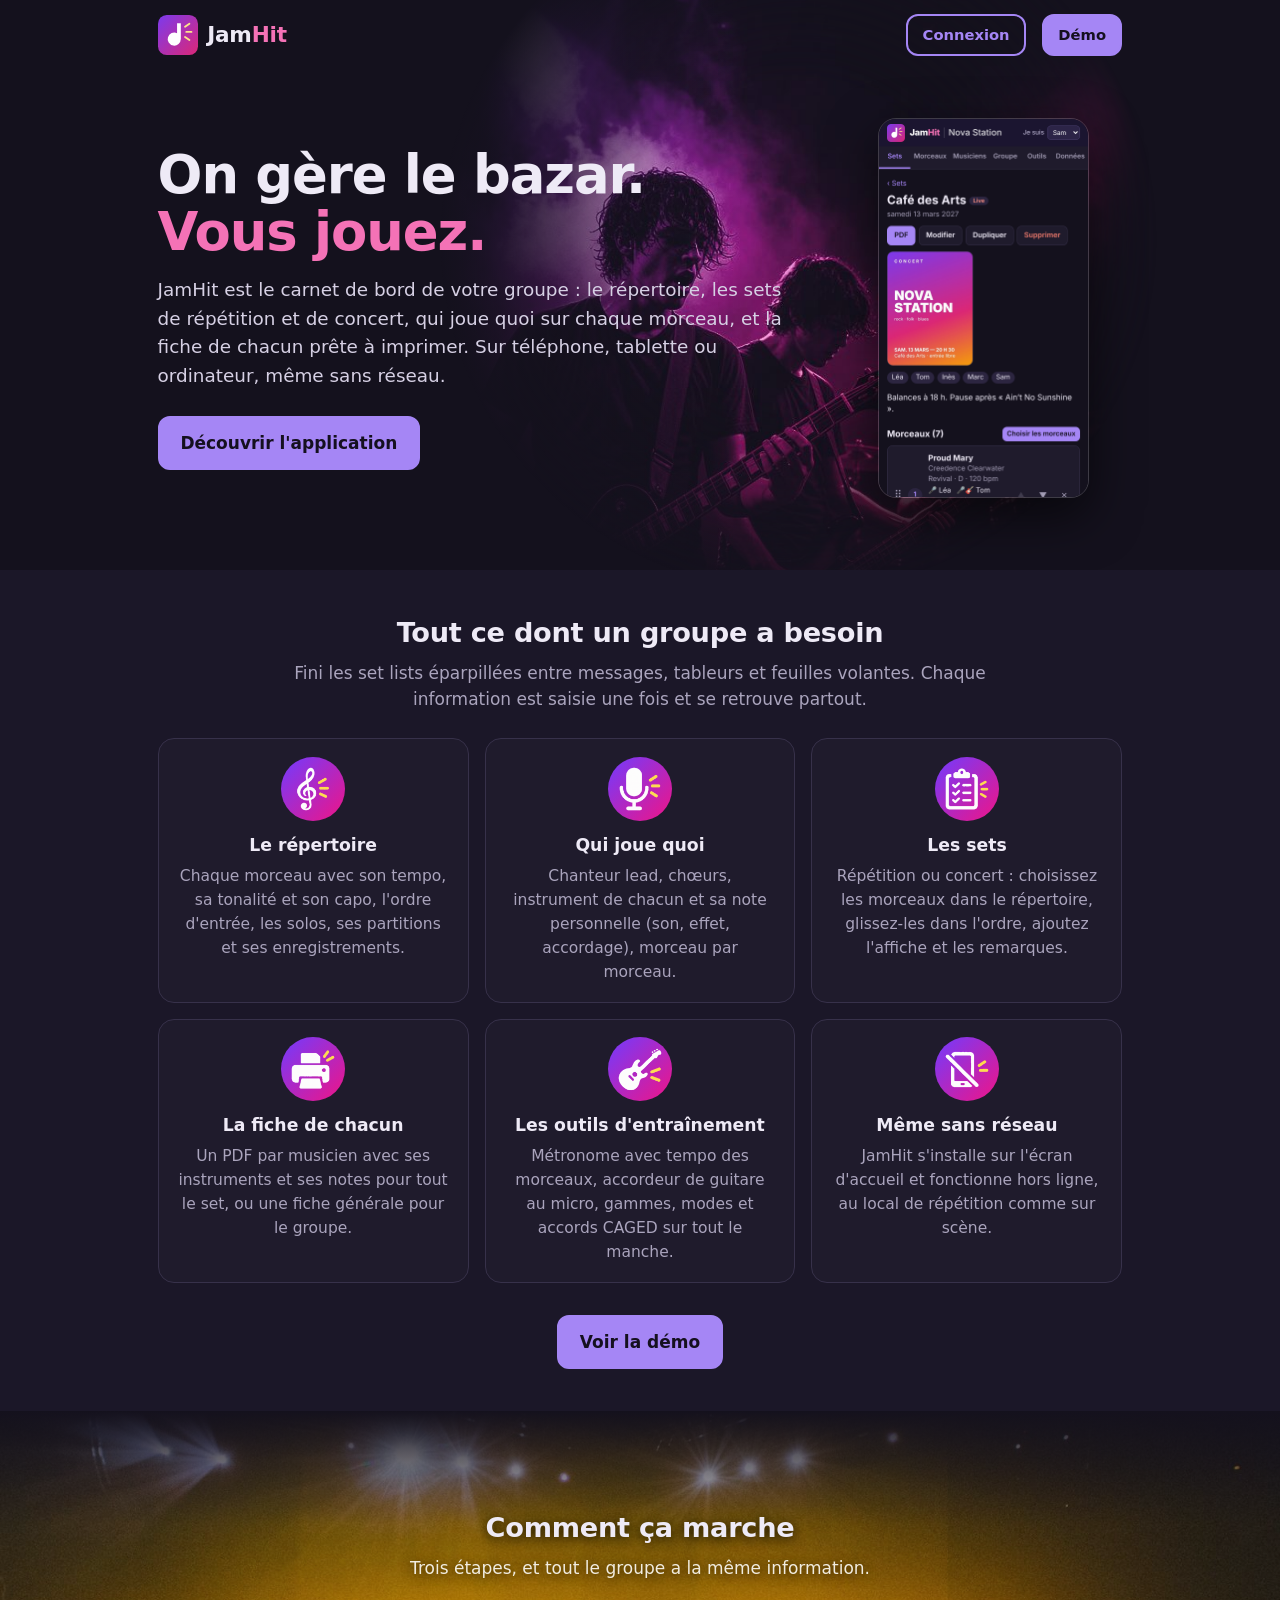
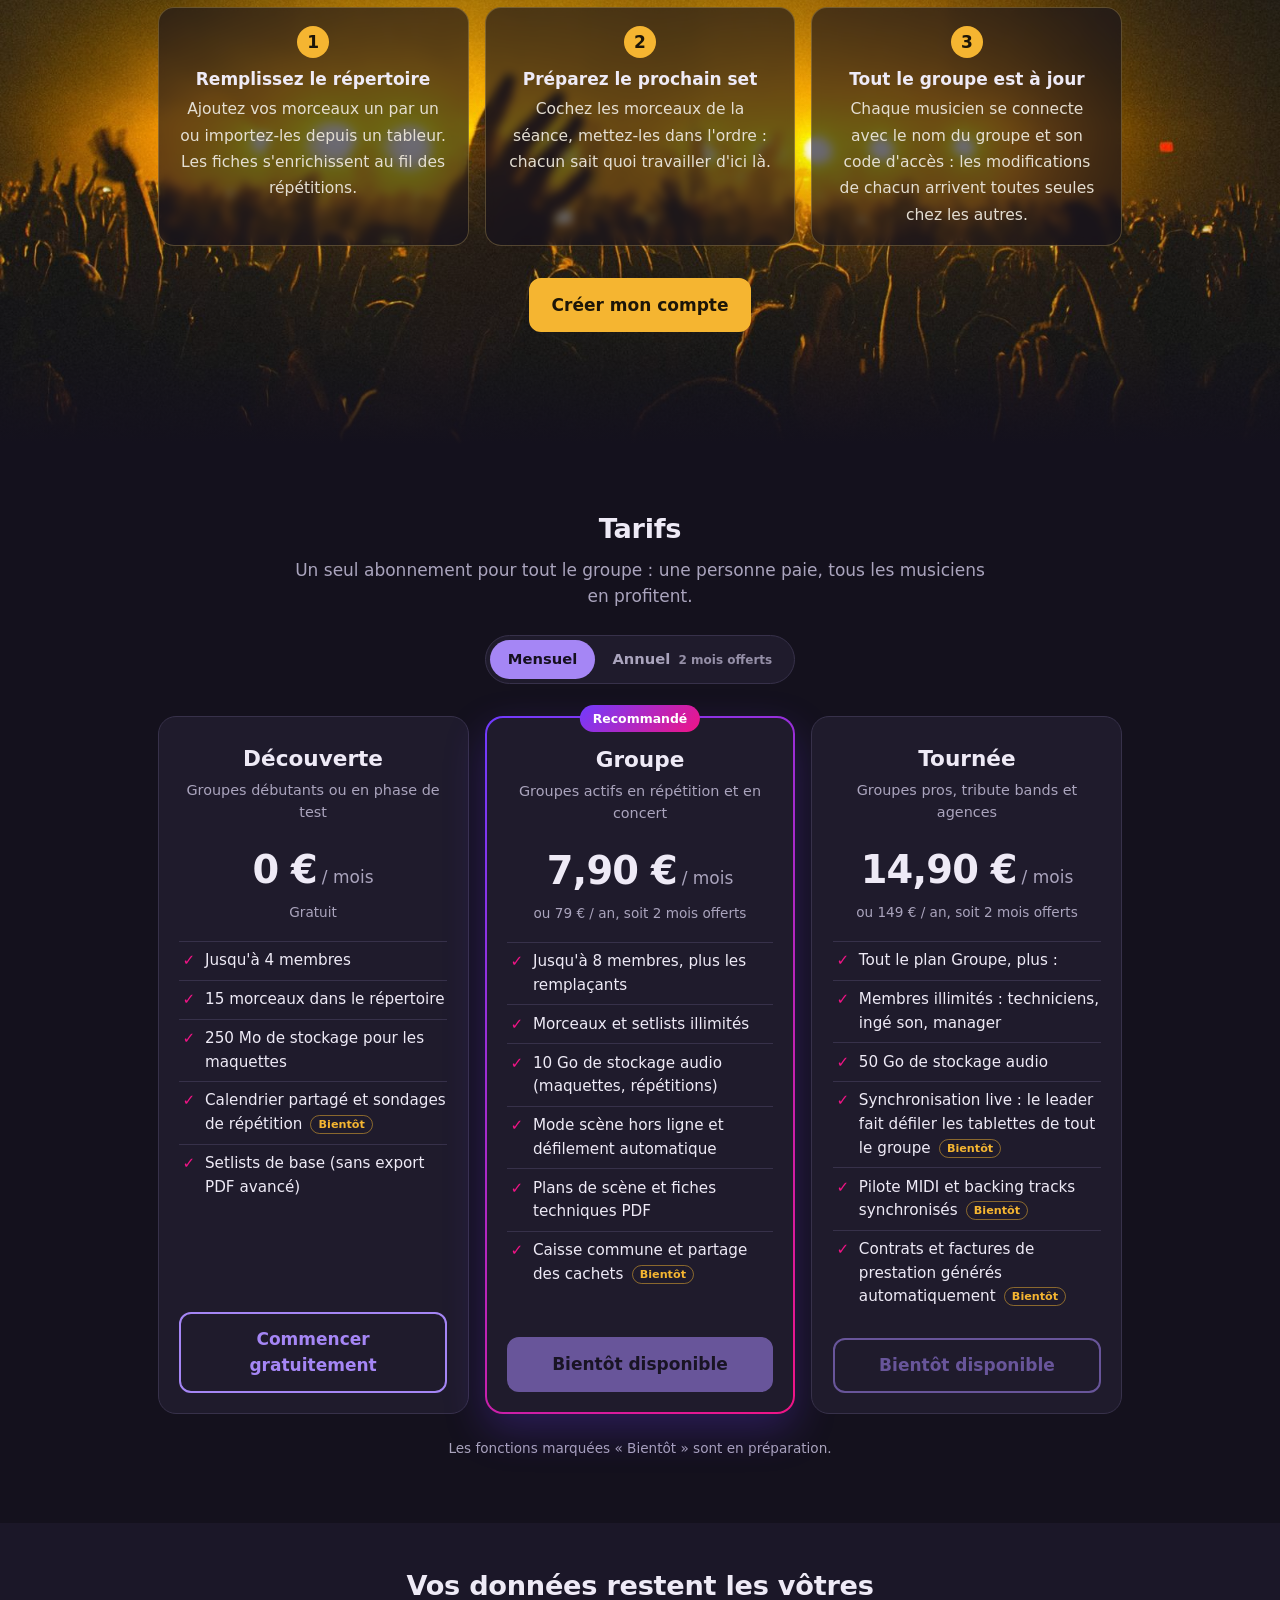
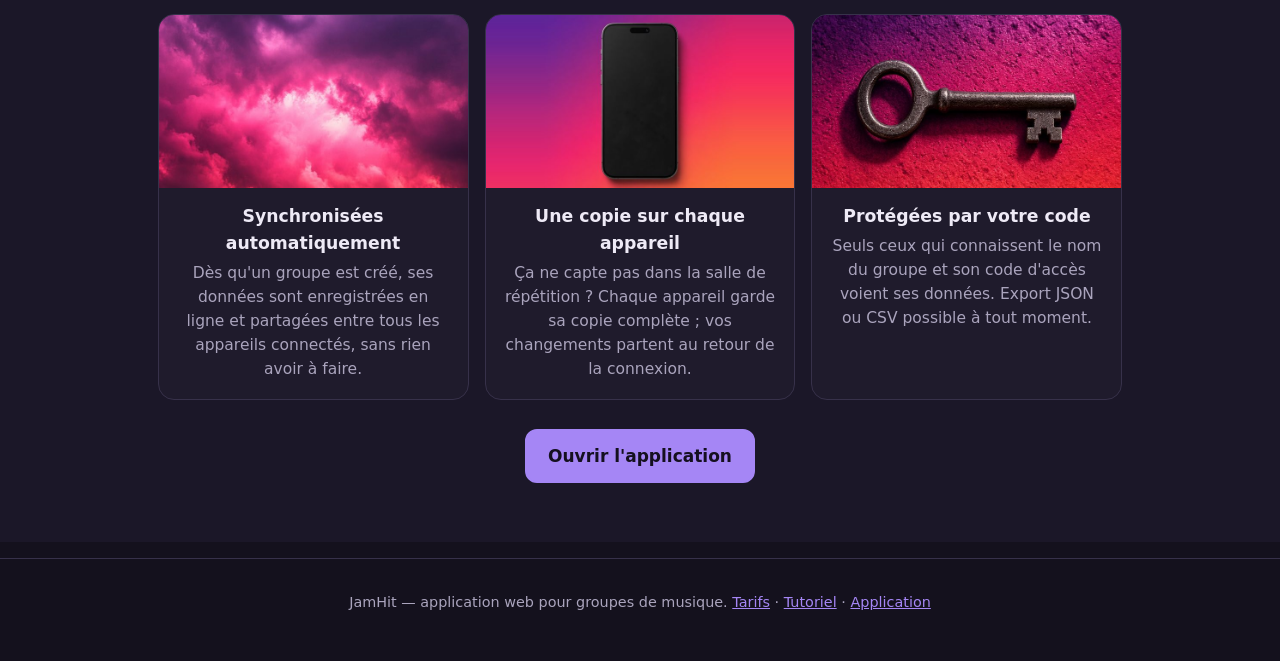
<file: index.html>
<!doctype html>
<html lang="fr">
<head>
<meta charset="utf-8">
<meta name="viewport" content="width=device-width, initial-scale=1">
<title>JamHit — le carnet de bord des groupes de musique</title>
<meta name="description" content="Répertoire, sets, qui joue quoi, fiches PDF : JamHit organise les répétitions et les concerts de votre groupe, même sans réseau.">
<meta name="theme-color" content="#14111d">
<meta name="color-scheme" content="dark">
<link rel="icon" href="favicon.ico" sizes="48x48">
<link rel="icon" href="site/jamhit-logo.svg?v=__V__" type="image/svg+xml">
<link rel="apple-touch-icon" href="site/apple-touch-icon.png?v=__V__">
<link rel="stylesheet" href="site/site.css?v=__V__">
</head>
<body class="home">
<div class="hero-bg">
<header class="wrap nav">
  <a class="brand" href="./"><img src="site/jamhit-logo.svg?v=__V__" alt=""><span>Jam<span>Hit</span></span></a>
  <nav>
    <a class="btn small" href="app/#/join">Connexion</a>
    <a class="btn primary small" href="app/">Démo</a>
  </nav>
</header>

<div class="wrap hero">
    <div>
      <h1>On gère le bazar.<br><em>Vous jouez.</em></h1>
      <p>JamHit est le carnet de bord de votre groupe : le répertoire, les sets de répétition et de concert, qui joue quoi sur chaque morceau, et la fiche de chacun prête à imprimer. Sur téléphone, tablette ou ordinateur, même sans réseau.</p>
      <div class="cta">
        <a class="btn primary" href="app/">Découvrir l'application</a>
      </div>
    </div>
    <img class="shot" src="site/ecran-set.png?v=__V__" alt="Un set de concert dans JamHit (groupe fictif) : affiche, musiciens et liste des morceaux" width="420" height="760">
  </div>
</div>

<main>

  <section class="band" id="fonctions">
    <div class="wrap">
      <h2>Tout ce dont un groupe a besoin</h2>
      <p class="lead">Fini les set lists éparpillées entre messages, tableurs et feuilles volantes. Chaque information est saisie une fois et se retrouve partout.</p>
      <div class="grid">
        <div class="card"><div class="picto"><img src="site/pictos/musique.png?v=__V__" alt=""></div><h3>Le répertoire</h3><p>Chaque morceau avec son tempo, sa tonalité et son capo, l'ordre d'entrée, les solos, ses partitions et ses enregistrements.</p></div>
        <div class="card"><div class="picto"><img src="site/pictos/micro.png?v=__V__" alt=""></div><h3>Qui joue quoi</h3><p>Chanteur lead, chœurs, instrument de chacun et sa note personnelle (son, effet, accordage), morceau par morceau.</p></div>
        <div class="card"><div class="picto"><img src="site/pictos/liste.png?v=__V__" alt=""></div><h3>Les sets</h3><p>Répétition ou concert : choisissez les morceaux dans le répertoire, glissez-les dans l'ordre, ajoutez l'affiche et les remarques.</p></div>
        <div class="card"><div class="picto"><img src="site/pictos/impression.png?v=__V__" alt=""></div><h3>La fiche de chacun</h3><p>Un PDF par musicien avec ses instruments et ses notes pour tout le set, ou une fiche générale pour le groupe.</p></div>
        <div class="card"><div class="picto"><img src="site/pictos/guitare.png?v=__V__" alt=""></div><h3>Les outils d'entraînement</h3><p>Métronome avec tempo des morceaux, accordeur de guitare au micro, gammes, modes et accords CAGED sur tout le manche.</p></div>
        <div class="card"><div class="picto"><img src="site/pictos/telephone-off.png?v=__V__" alt=""></div><h3>Même sans réseau</h3><p>JamHit s'installe sur l'écran d'accueil et fonctionne hors ligne, au local de répétition comme sur scène.</p></div>
      </div>
      <p class="section-cta"><a class="btn primary" href="app/">Voir la démo</a></p>
    </div>
  </section>

  <section class="steps-bg">
    <div class="wrap">
      <h2>Comment ça marche</h2>
      <p class="lead">Trois étapes, et tout le groupe a la même information.</p>
      <ol class="steps">
        <li><b>Remplissez le répertoire</b><span>Ajoutez vos morceaux un par un ou importez-les depuis un tableur. Les fiches s'enrichissent au fil des répétitions.</span></li>
        <li><b>Préparez le prochain set</b><span>Cochez les morceaux de la séance, mettez-les dans l'ordre : chacun sait quoi travailler d'ici là.</span></li>
        <li><b>Tout le groupe est à jour</b><span>Chaque musicien se connecte avec le nom du groupe et son code d'accès : les modifications de chacun arrivent toutes seules chez les autres.</span></li>
      </ol>
      <p class="section-cta"><a class="btn primary" href="app/#/create">Créer mon compte</a></p>
    </div>
  </section>

  <section id="tarifs" class="pricing">
    <div class="wrap">
      <h2>Tarifs</h2>
      <p class="lead">Un seul abonnement pour tout le groupe : une personne paie, tous les musiciens en profitent.</p>
      <div class="billing" role="group" aria-label="Période de facturation">
        <button type="button" class="on" data-bill="m">Mensuel</button><button type="button" data-bill="y">Annuel <small>2 mois offerts</small></button>
      </div>
      <div class="plans">
        <article class="plan">
          <h3>Découverte</h3>
          <p class="plan-for">Groupes débutants ou en phase de test</p>
          <p class="price"><b>0 €</b><span>/ mois</span></p>
          <p class="price-alt">Gratuit</p>
          <ul>
            <li>Jusqu'à 4 membres</li>
            <li>15 morceaux dans le répertoire</li>
            <li>250 Mo de stockage pour les maquettes</li>
            <li>Calendrier partagé et sondages de répétition <span class="soon">Bientôt</span></li>
            <li>Setlists de base (sans export PDF avancé)</li>
          </ul>
          <a class="btn" href="app/#/create">Commencer gratuitement</a>
        </article>
        <article class="plan plan-best">
          <span class="plan-tag">Recommandé</span>
          <h3>Groupe</h3>
          <p class="plan-for">Groupes actifs en répétition et en concert</p>
          <p class="price"><b data-m="7,90 €" data-y="79 €">7,90 €</b><span data-m="/ mois" data-y="/ an">/ mois</span></p>
          <p class="price-alt" data-m="ou 79 € / an, soit 2 mois offerts" data-y="soit 6,58 € / mois">ou 79 € / an, soit 2 mois offerts</p>
          <ul>
            <li>Jusqu'à 8 membres, plus les remplaçants</li>
            <li>Morceaux et setlists illimités</li>
            <li>10 Go de stockage audio (maquettes, répétitions)</li>
            <li>Mode scène hors ligne et défilement automatique</li>
            <li>Plans de scène et fiches techniques PDF</li>
            <li>Caisse commune et partage des cachets <span class="soon">Bientôt</span></li>
          </ul>
          <span class="btn primary disabled" aria-disabled="true">Bientôt disponible</span>
        </article>
        <article class="plan">
          <h3>Tournée</h3>
          <p class="plan-for">Groupes pros, tribute bands et agences</p>
          <p class="price"><b data-m="14,90 €" data-y="149 €">14,90 €</b><span data-m="/ mois" data-y="/ an">/ mois</span></p>
          <p class="price-alt" data-m="ou 149 € / an, soit 2 mois offerts" data-y="soit 12,42 € / mois">ou 149 € / an, soit 2 mois offerts</p>
          <ul>
            <li>Tout le plan Groupe, plus :</li>
            <li>Membres illimités : techniciens, ingé son, manager</li>
            <li>50 Go de stockage audio</li>
            <li>Synchronisation live : le leader fait défiler les tablettes de tout le groupe <span class="soon">Bientôt</span></li>
            <li>Pilote MIDI et backing tracks synchronisés <span class="soon">Bientôt</span></li>
            <li>Contrats et factures de prestation générés automatiquement <span class="soon">Bientôt</span></li>
          </ul>
          <span class="btn disabled" aria-disabled="true">Bientôt disponible</span>
        </article>
      </div>
      <p class="pricing-note">Les fonctions marquées « Bientôt » sont en préparation.</p>
    </div>
  </section>

  <section class="band">
    <div class="wrap">
      <h2>Vos données restent les vôtres</h2>
      <div class="grid">
        <div class="card card-photo"><img class="card-img" src="site/pictos/photo-nuages.jpg?v=__V__" alt="" width="720" height="405" loading="lazy"><h3>Synchronisées automatiquement</h3><p>Dès qu'un groupe est créé, ses données sont enregistrées en ligne et partagées entre tous les appareils connectés, sans rien avoir à faire.</p></div>
        <div class="card card-photo"><img class="card-img" src="site/pictos/photo-smartphone.jpg?v=__V__" alt="" width="720" height="405" loading="lazy"><h3>Une copie sur chaque appareil</h3><p>Ça ne capte pas dans la salle de répétition ? Chaque appareil garde sa copie complète ; vos changements partent au retour de la connexion.</p></div>
        <div class="card card-photo"><img class="card-img" src="site/pictos/photo-cle.jpg?v=__V__" alt="" width="720" height="405" loading="lazy"><h3>Protégées par votre code</h3><p>Seuls ceux qui connaissent le nom du groupe et son code d'accès voient ses données. Export JSON ou CSV possible à tout moment.</p></div>
      </div>
      <p style="margin-top:1.8rem"><a class="btn primary" href="app/">Ouvrir l'application</a></p>
    </div>
  </section>
</main>

<footer><div class="wrap">JamHit — application web pour groupes de musique. <a href="#tarifs">Tarifs</a> · <a href="tutoriel.html">Tutoriel</a> · <a href="app/">Application</a></div></footer>
<script>
// L'application a déménagé dans app/ : on retire l'ancien mode hors ligne qui couvrait tout le site.
if ('serviceWorker' in navigator) navigator.serviceWorker.getRegistrations().then(function (rs) {
  rs.forEach(function (r) { if (new URL(r.scope).pathname === new URL('./', location.href).pathname) r.unregister(); });
}).catch(function () {});
</script>
<script>
// Tarifs : bascule mensuel / annuel
document.querySelectorAll('[data-bill]').forEach(function (b) {
  b.addEventListener('click', function () {
    var y = b.dataset.bill === 'y';
    document.querySelectorAll('[data-bill]').forEach(function (x) { x.classList.toggle('on', x === b); });
    document.querySelectorAll('.pricing [data-m]').forEach(function (e) { e.textContent = y ? e.dataset.y : e.dataset.m; });
  });
});
</script>
</body>
</html>
</file>
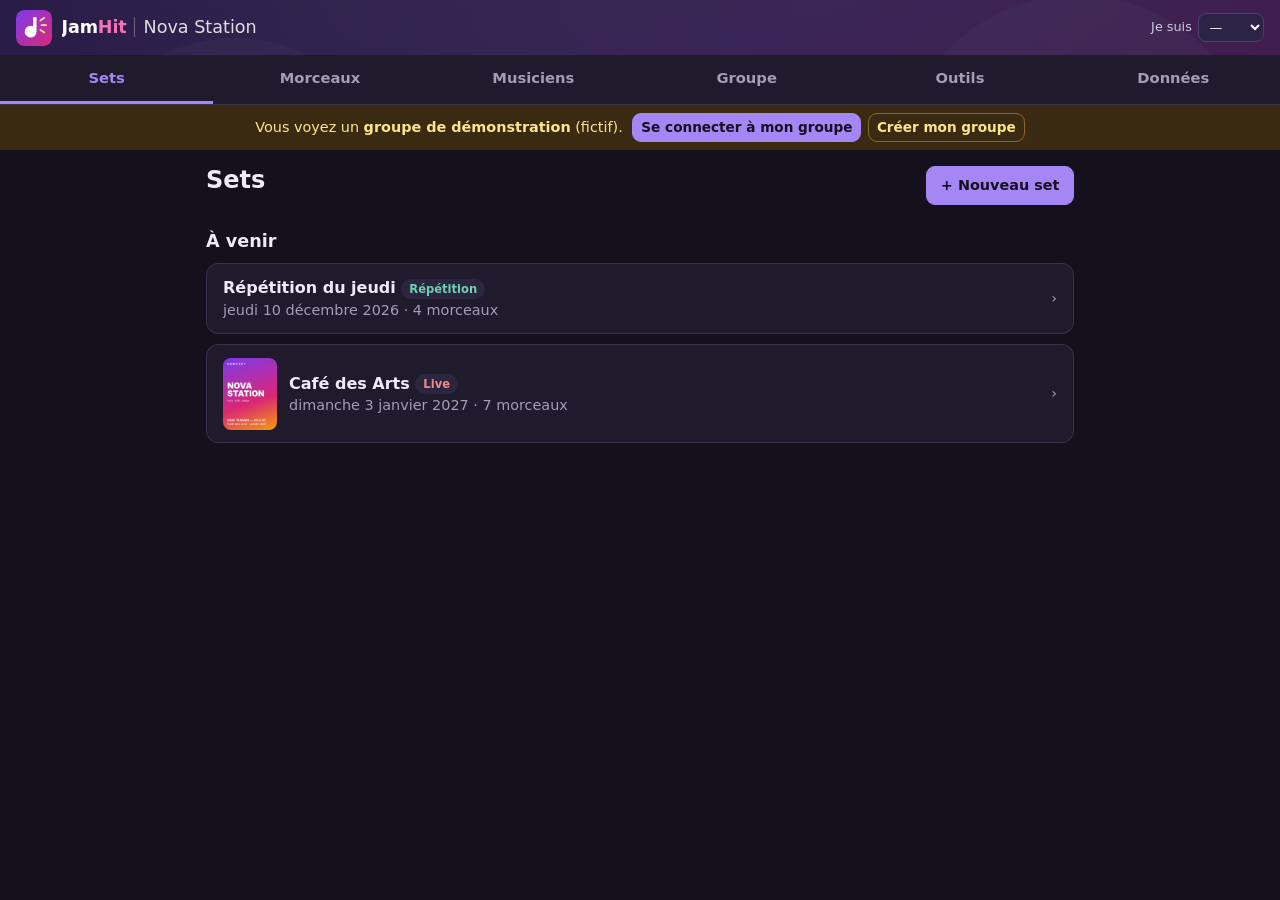
<file: app/index.html>
<!doctype html>
<html lang="fr">
<head>
<meta charset="utf-8">
<meta name="viewport" content="width=device-width, initial-scale=1, viewport-fit=cover">
<title>JamHit</title>
<meta name="description" content="Organisation des répétitions et concerts du groupe">
<meta name="theme-color" content="#1b1530">
<meta name="color-scheme" content="dark">
<link rel="manifest" href="manifest.webmanifest">
<link rel="icon" href="../favicon.ico" sizes="48x48">
<link rel="icon" href="icon.svg?v=__V__" type="image/svg+xml">
<link rel="apple-touch-icon" href="apple-touch-icon.png?v=__V__">
<link rel="stylesheet" href="style.css?v=__V__">
<link rel="stylesheet" href="stageplot/stageplot.css?v=__V__">
</head>
<body>
<header class="top">
  <a class="brand" href="#/sets"><img id="brand-logo" src="jamhit-logo.svg" alt=""><span id="brand-name"></span></a>
  <a id="sync-ind" href="#/data" hidden></a>
  <label class="me">Je suis <select id="me-select"></select></label>
</header>
<nav class="tabs" id="tabs">
  <a href="#/sets" data-tab="set">Sets</a>
  <a href="#/songs" data-tab="song">Morceaux</a>
  <a href="#/musicians" data-tab="musicians">Musiciens</a>
  <a href="#/band" data-tab="band">Groupe</a>
  <a href="#/tools" data-tab="tools">Outils</a>
  <a href="#/data" data-tab="data">Données</a>
</nav>
<div id="demo-banner" hidden><span>Vous voyez un <b>groupe de démonstration</b> (fictif).</span> <span class="actions"><button class="btn small primary" data-act="join">Se connecter à mon groupe</button><button class="btn small" data-act="demo-start">Créer mon groupe</button></span></div>
<main id="view"></main>
<div id="offline" hidden>Hors ligne — les données sont enregistrées sur cet appareil</div>

<dialog id="dlg">
  <form id="dlg-form">
    <h2 id="dlg-title"></h2>
    <div id="dlg-body"></div>
    <div class="dlg-actions">
      <button type="button" class="btn ghost" data-act="dlg-cancel">Annuler</button>
      <button type="submit" class="btn primary" id="dlg-ok">Enregistrer</button>
    </div>
  </form>
</dialog>

<section id="print-area"></section>
<input type="file" id="import-file" accept=".json,.csv,application/json,text/csv" hidden>
<script src="demo-data.js?v=__V__"></script>
<script src="sync.js?v=__V__"></script>
<script src="stageplot/stageplot.js?v=__V__"></script>
<script src="tools.js?v=__V__"></script>
<script src="live.js?v=__V__"></script>
<script src="app.js?v=__V__"></script>
</body>
</html>
</file>
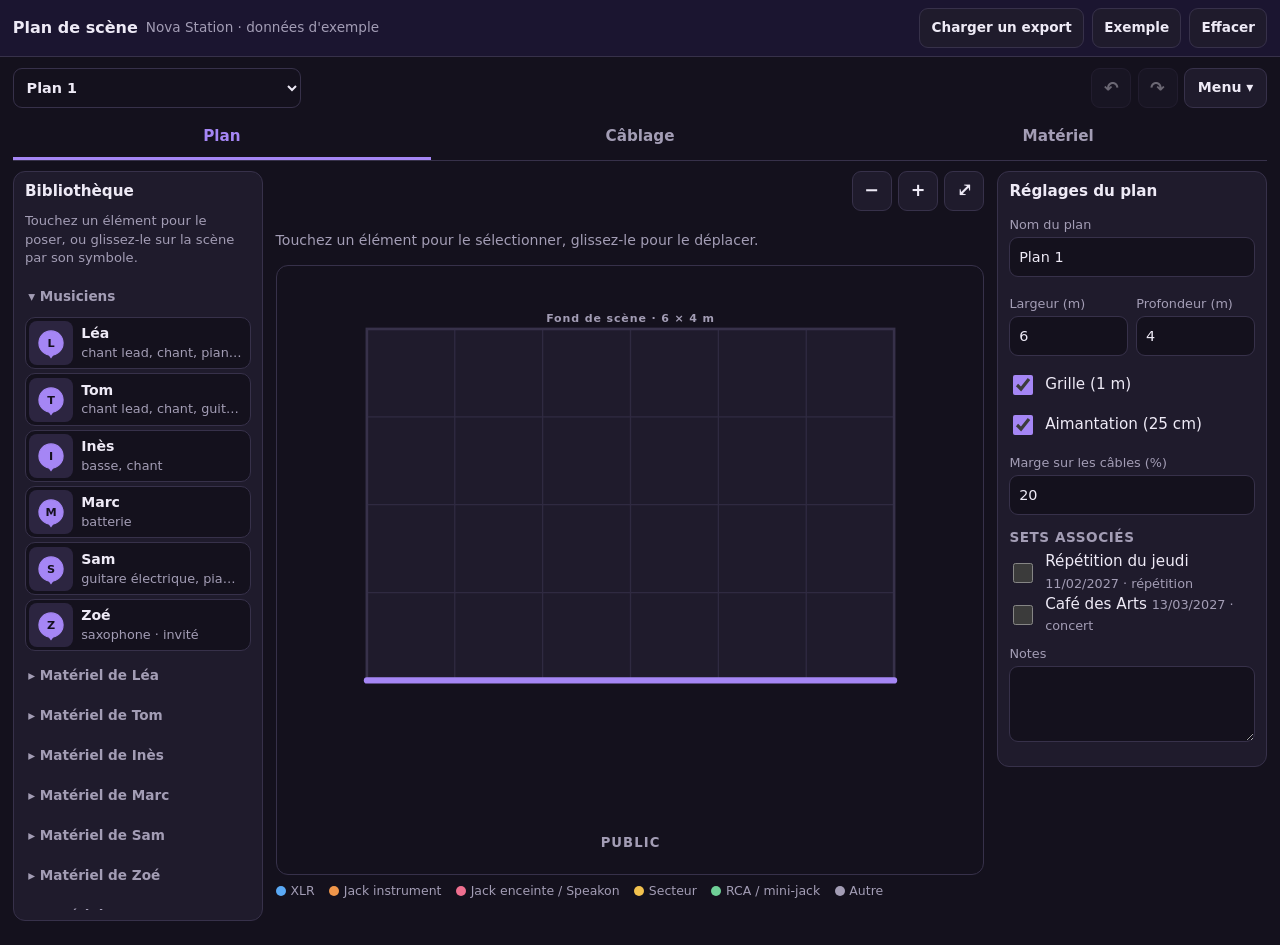
<file: app/stageplot/index.html>
<!doctype html>
<html lang="fr">
<head>
<meta charset="utf-8">
<meta name="viewport" content="width=device-width, initial-scale=1, viewport-fit=cover">
<title>Plan de scène — page de développement</title>
<style>
  /* Page hôte de développement : mêmes variables de thème que JamHit. */
  :root {
    color-scheme: dark;
    --bg: #14111d; --card: #1f1b2c; --text: #eeeaf6; --muted: #a39db5; --line: #37314a;
    --accent: #a586f5; --accent-text: #15101f; --soft: #2c2540; --danger: #ef7b6e;
  }
  * { box-sizing: border-box; }
  html { -webkit-text-size-adjust: 100%; }
  body { margin: 0; background: var(--bg); color: var(--text); font: 16px/1.45 system-ui, -apple-system, "Segoe UI", Roboto, sans-serif; }
  .host-top { display: flex; align-items: center; gap: .5rem; flex-wrap: wrap; padding: .5rem .8rem; background: #1b1530; border-bottom: 1px solid var(--line); font-size: .85rem; }
  .host-top b { font-size: 1rem; }
  .host-top span { flex: 1 1 8rem; }
  .host-top span { color: var(--muted); }
  .host-btn { font: inherit; font-weight: 600; min-height: 40px; padding: .35rem .7rem; border-radius: 9px; border: 1px solid var(--line); background: var(--card); color: var(--text); cursor: pointer; display: inline-flex; align-items: center; }
  .host-btn input { display: none; }
  main { padding: .7rem .8rem 1.5rem; max-width: 1500px; margin: 0 auto; }
</style>
<link rel="stylesheet" href="stageplot.css">
</head>
<body>
<header class="host-top">
  <b>Plan de scène</b>
  <span id="host-info">Chargement…</span>
  <label class="host-btn">Charger un export<input type="file" id="host-file" accept=".json,application/json"></label>
  <button type="button" class="host-btn" id="host-demo">Exemple</button>
  <button type="button" class="host-btn" id="host-reset">Effacer</button>
</header>
<main id="host-main"></main>
<script src="stageplot.js"></script>
<script>
// Page hôte : fournit les données (StagePlot.setInput), reçoit les plans (StagePlot.onChange)
// et les enregistre dans localStorage. Dans JamHit, ces deux points seront branchés sur l'état du groupe.
(() => {
  const KEY = 'stageplot:v1', KEY_IN = 'stageplot:input:v1';
  const info = document.getElementById('host-info');
  const read = k => { try { return JSON.parse(localStorage.getItem(k)); } catch (e) { return null; } };
  const write = (k, v) => { try { localStorage.setItem(k, JSON.stringify(v)); } catch (e) { /* stockage indisponible */ } };
  const valid = d => d && d.format === 'stage-input' && Array.isArray(d.musicians);
  const use = (d, src) => { StagePlot.setInput(d); info.textContent = (d.band && d.band.name ? d.band.name + ' · ' : '') + src; };
  const demo = () => fetch('exemple-entree.json').then(r => r.json()).then(d => { use(d, 'données d\'exemple'); })
    .catch(() => { info.textContent = 'Données d\'exemple illisibles ici (page ouverte en file://) : chargez un export JamHit.'; });

  StagePlot.onChange = plans => write(KEY, plans);
  StagePlot.setPlans(read(KEY) || []);
  document.getElementById('host-main').innerHTML = StagePlot.view();
  StagePlot.mount();

  const saved = read(KEY_IN);
  if (valid(saved)) use(saved, 'export chargé'); else demo();

  document.getElementById('host-file').addEventListener('change', e => {
    const f = e.target.files[0];
    if (!f) return;
    const rd = new FileReader();
    rd.onload = () => {
      let d = null;
      try { d = JSON.parse(rd.result); } catch (x) { d = null; }
      if (valid(d)) { write(KEY_IN, d); use(d, 'export chargé'); } else info.textContent = 'Fichier refusé : ce n\'est pas un export « stage-input ».';
    };
    rd.readAsText(f);
    e.target.value = '';
  });
  document.getElementById('host-demo').addEventListener('click', () => { try { localStorage.removeItem(KEY_IN); } catch (e) { /* rien */ } demo(); });
  document.getElementById('host-reset').addEventListener('click', () => {
    if (!confirm('Effacer tous les plans enregistrés dans ce navigateur ?')) return;
    try { localStorage.removeItem(KEY); } catch (e) { /* rien */ }
    StagePlot.setPlans([]);
  });
})();
</script>
</body>
</html>
</file>
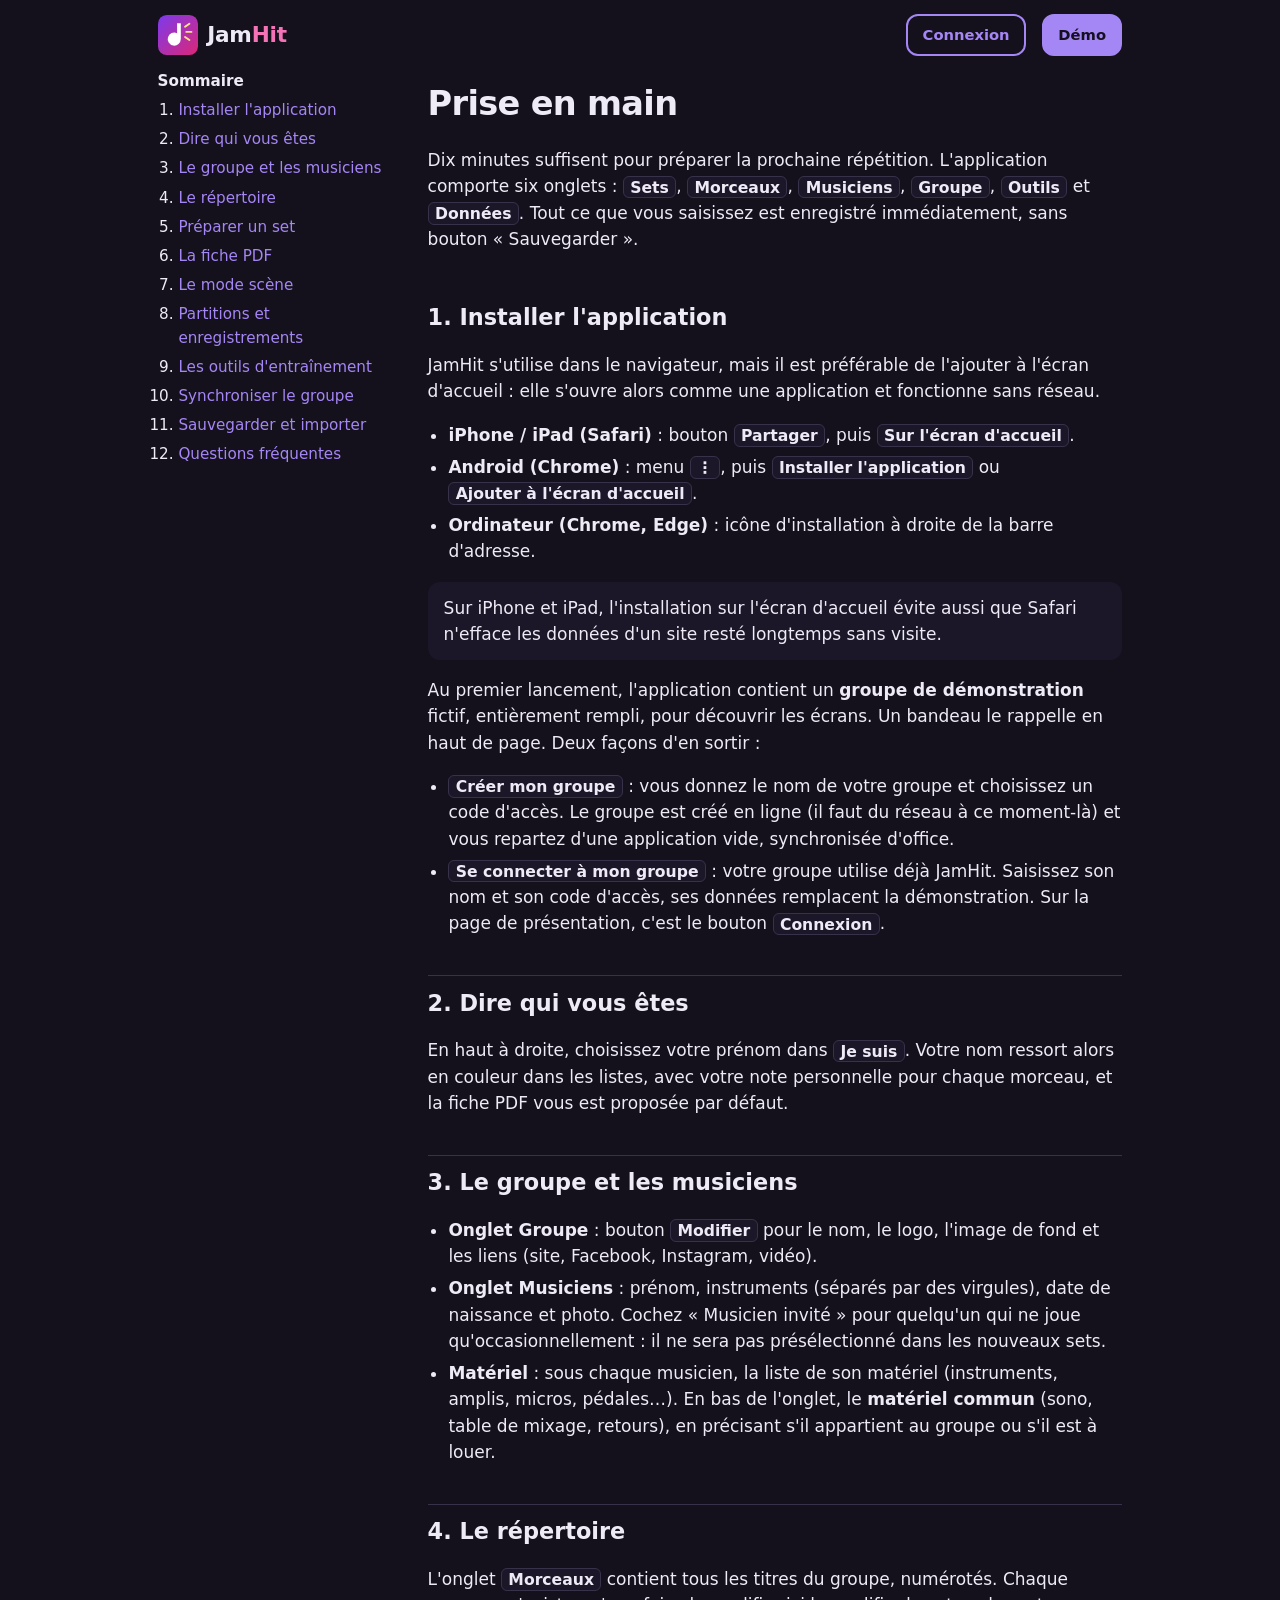
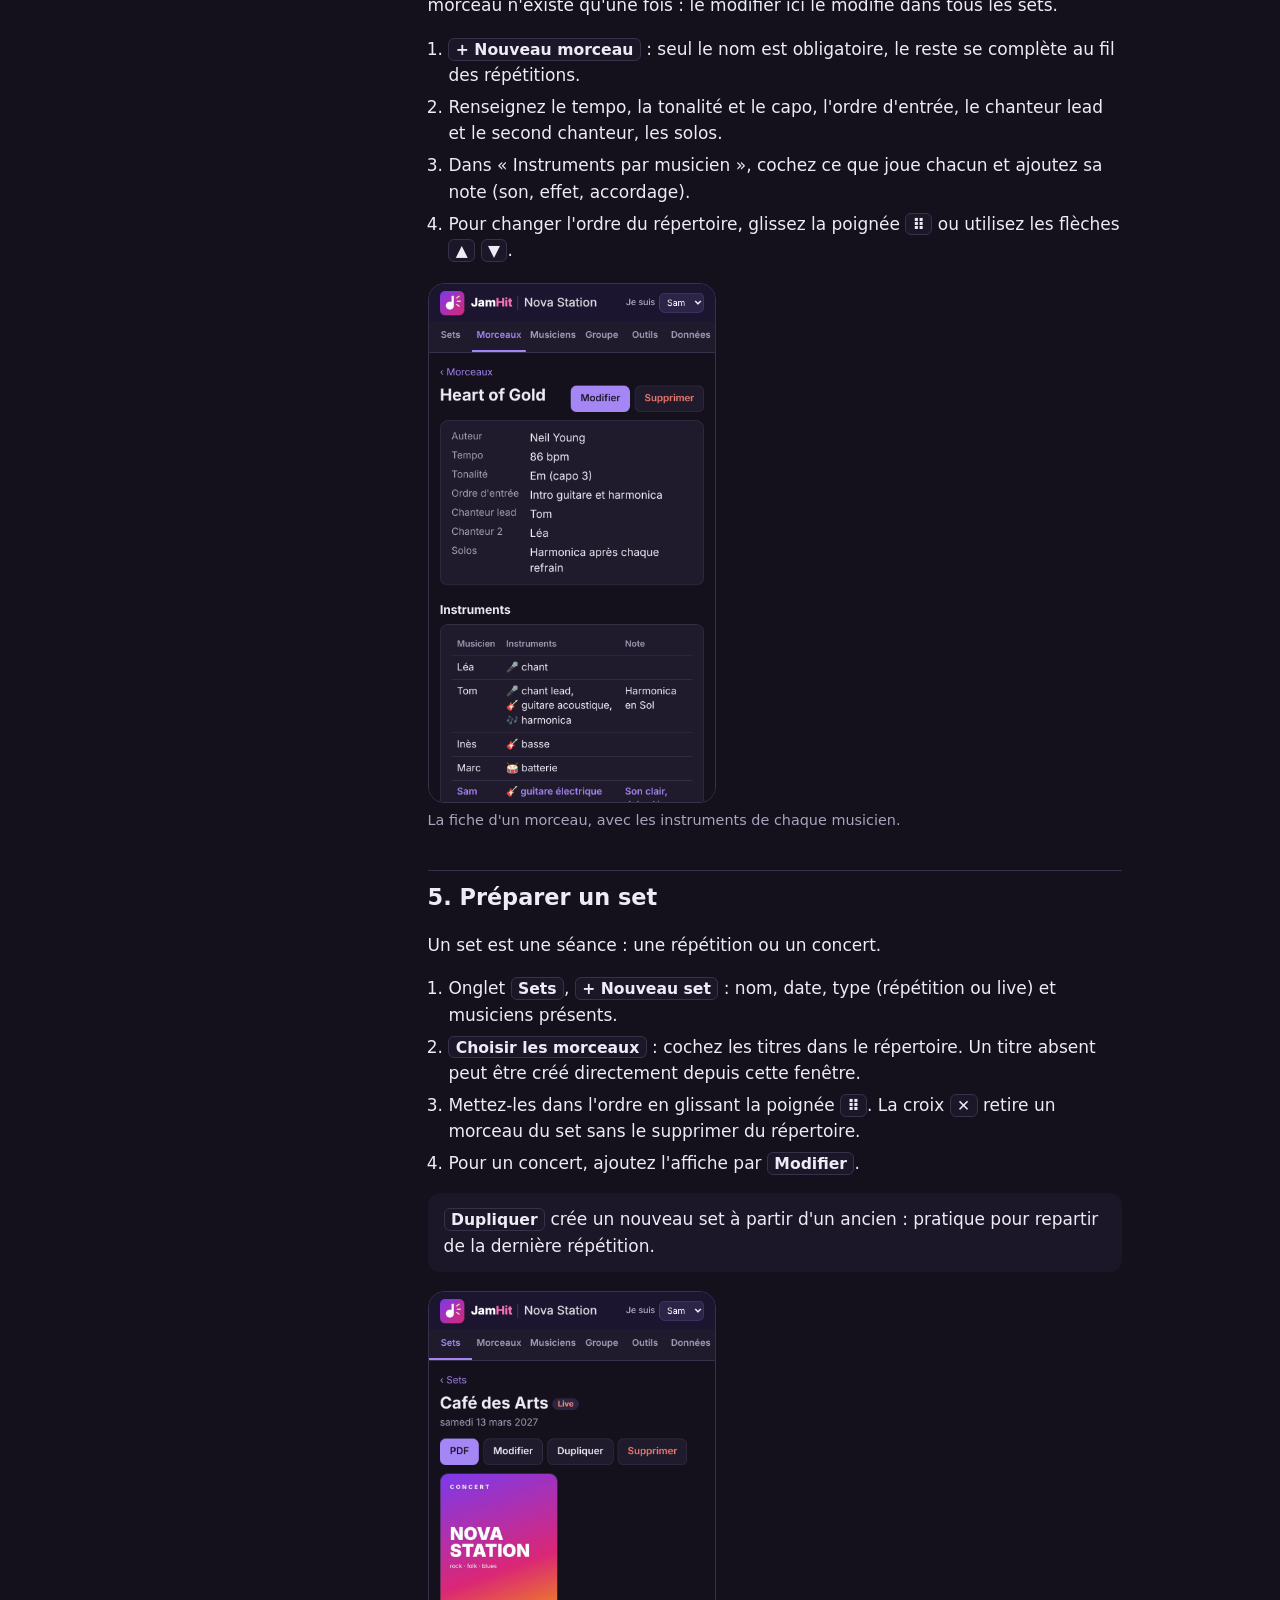
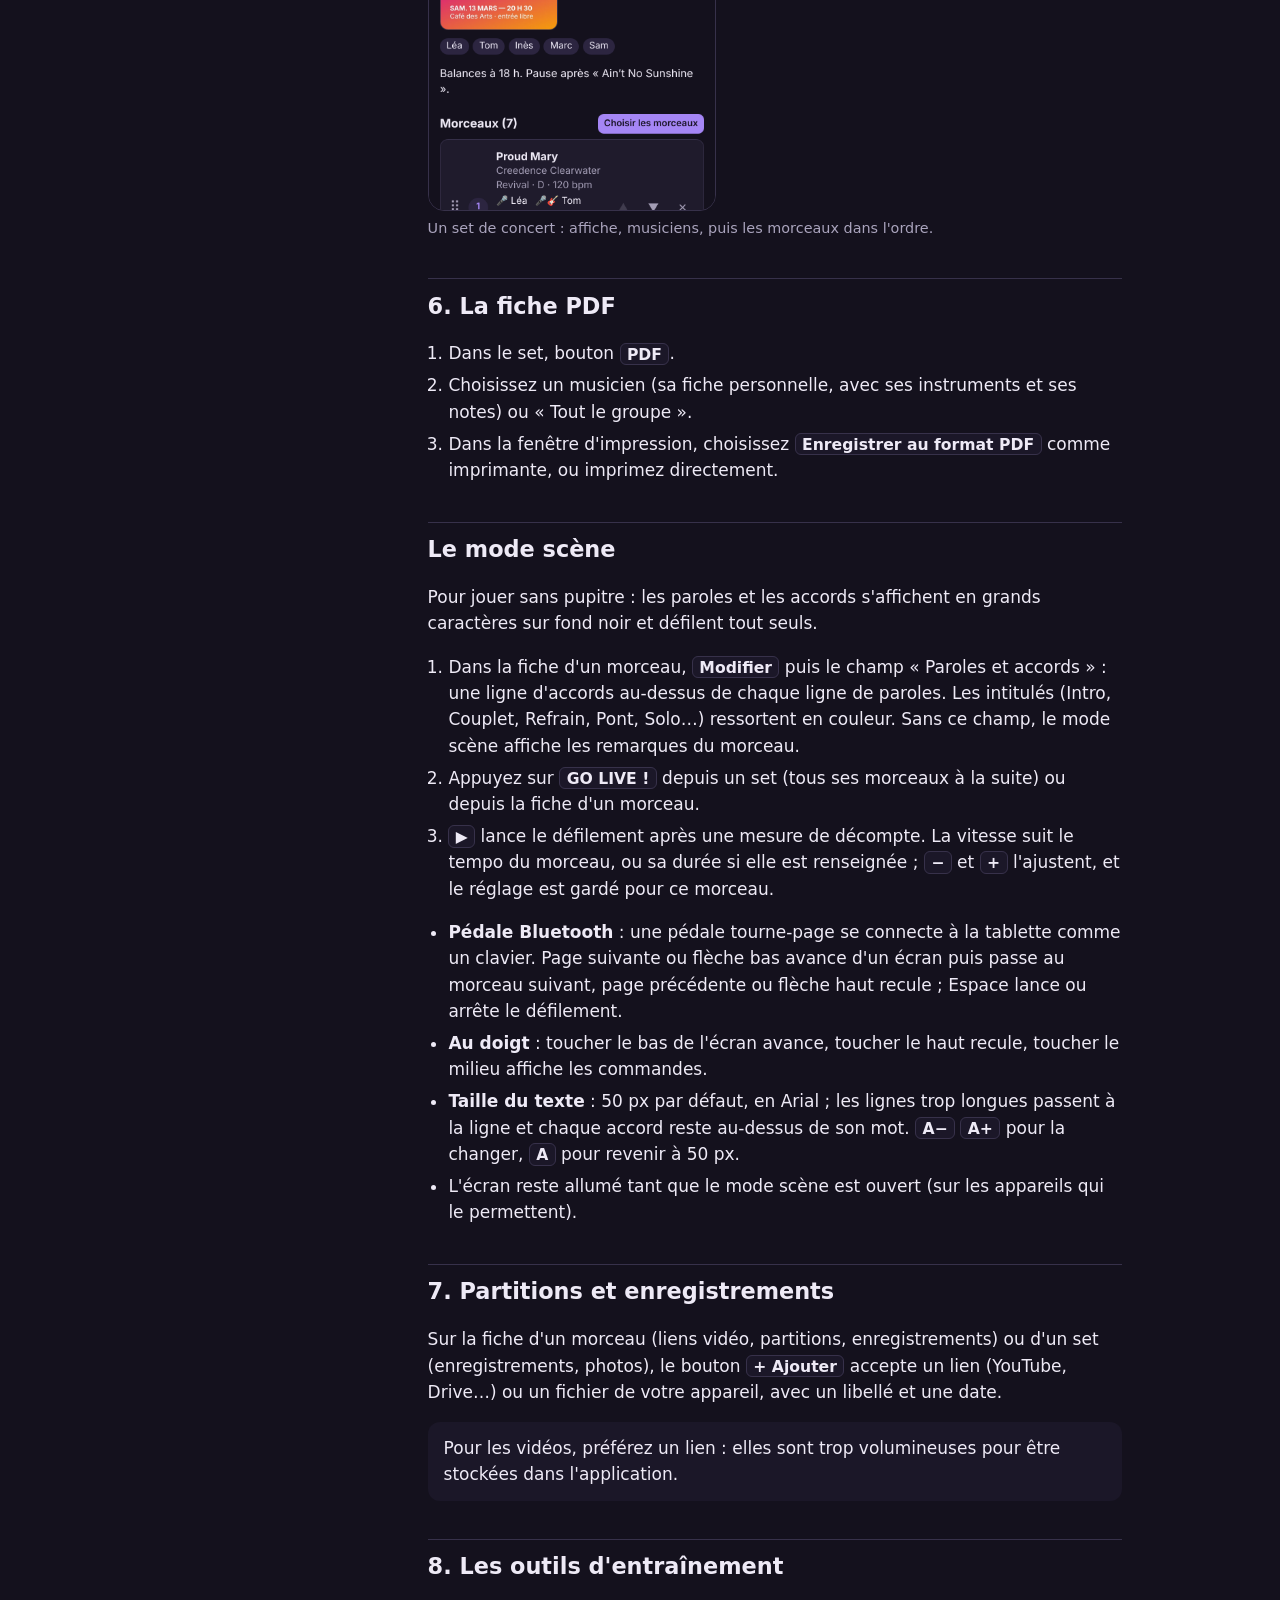
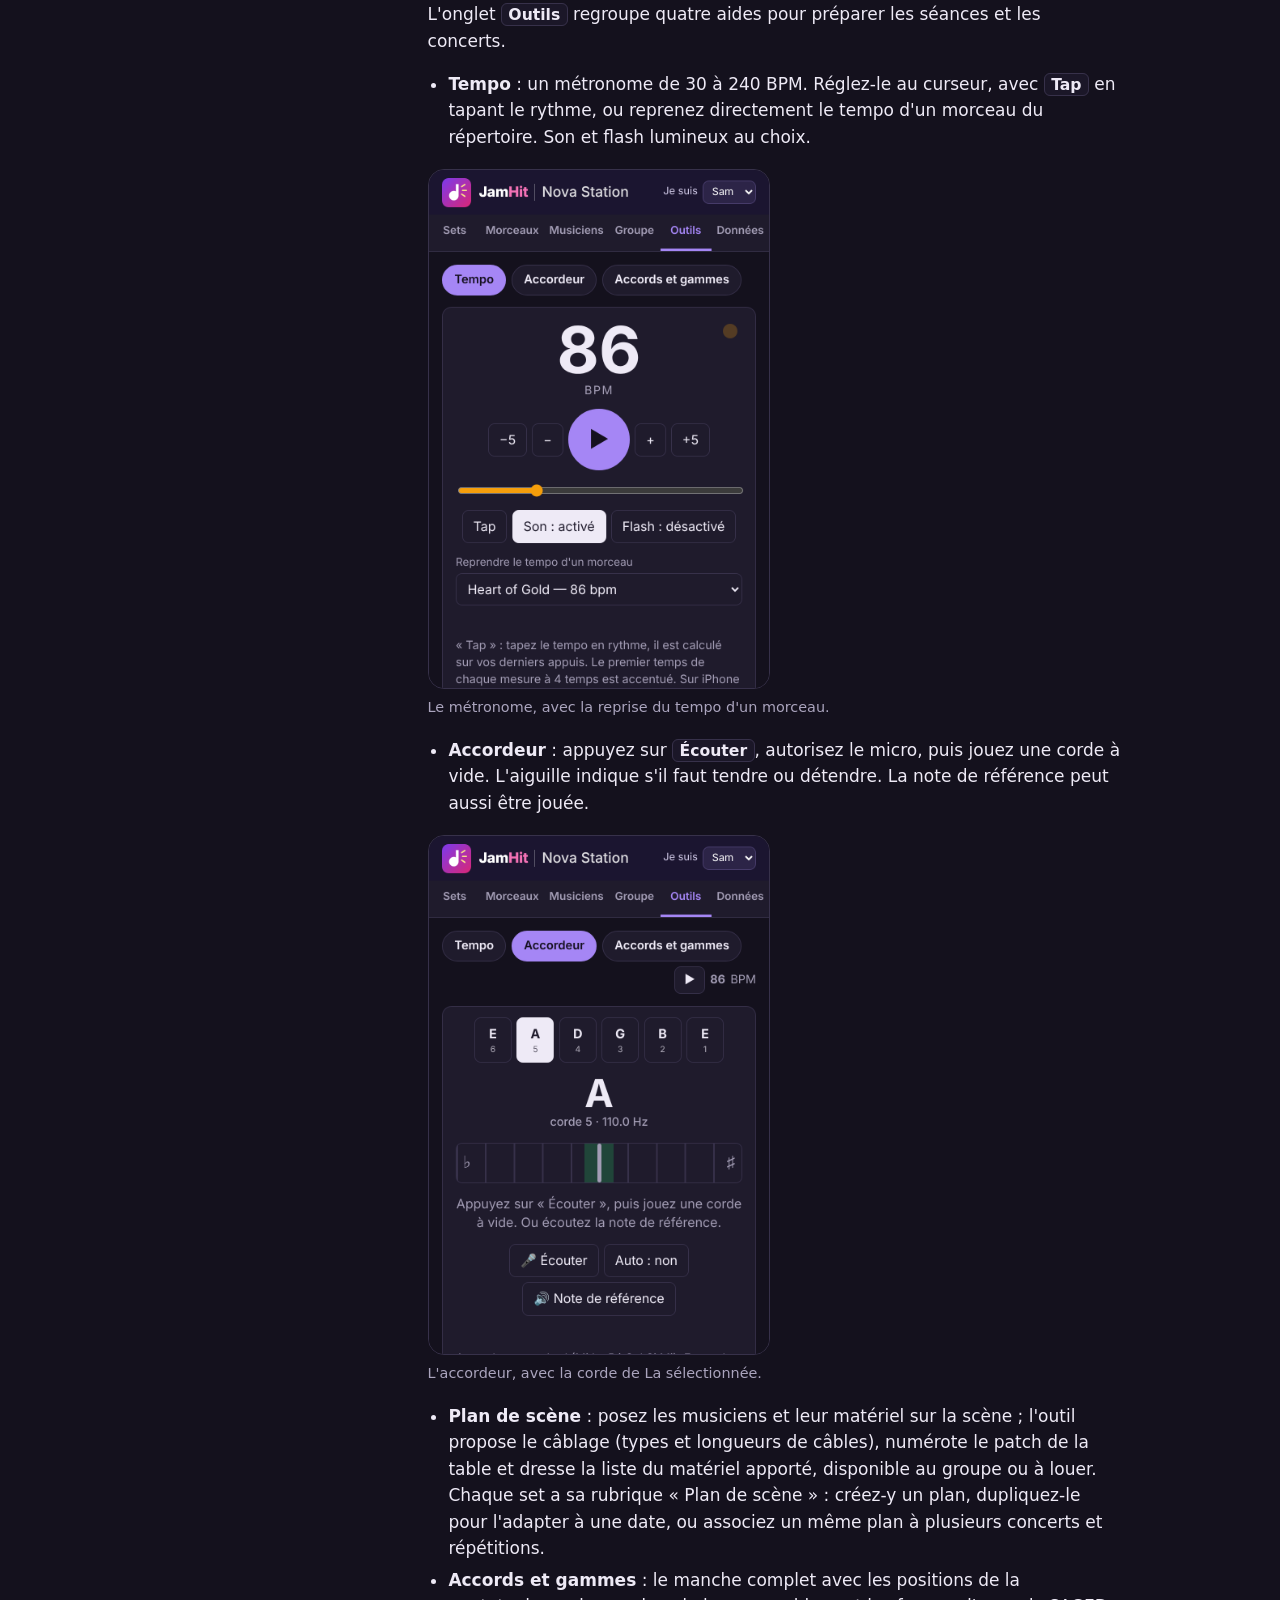
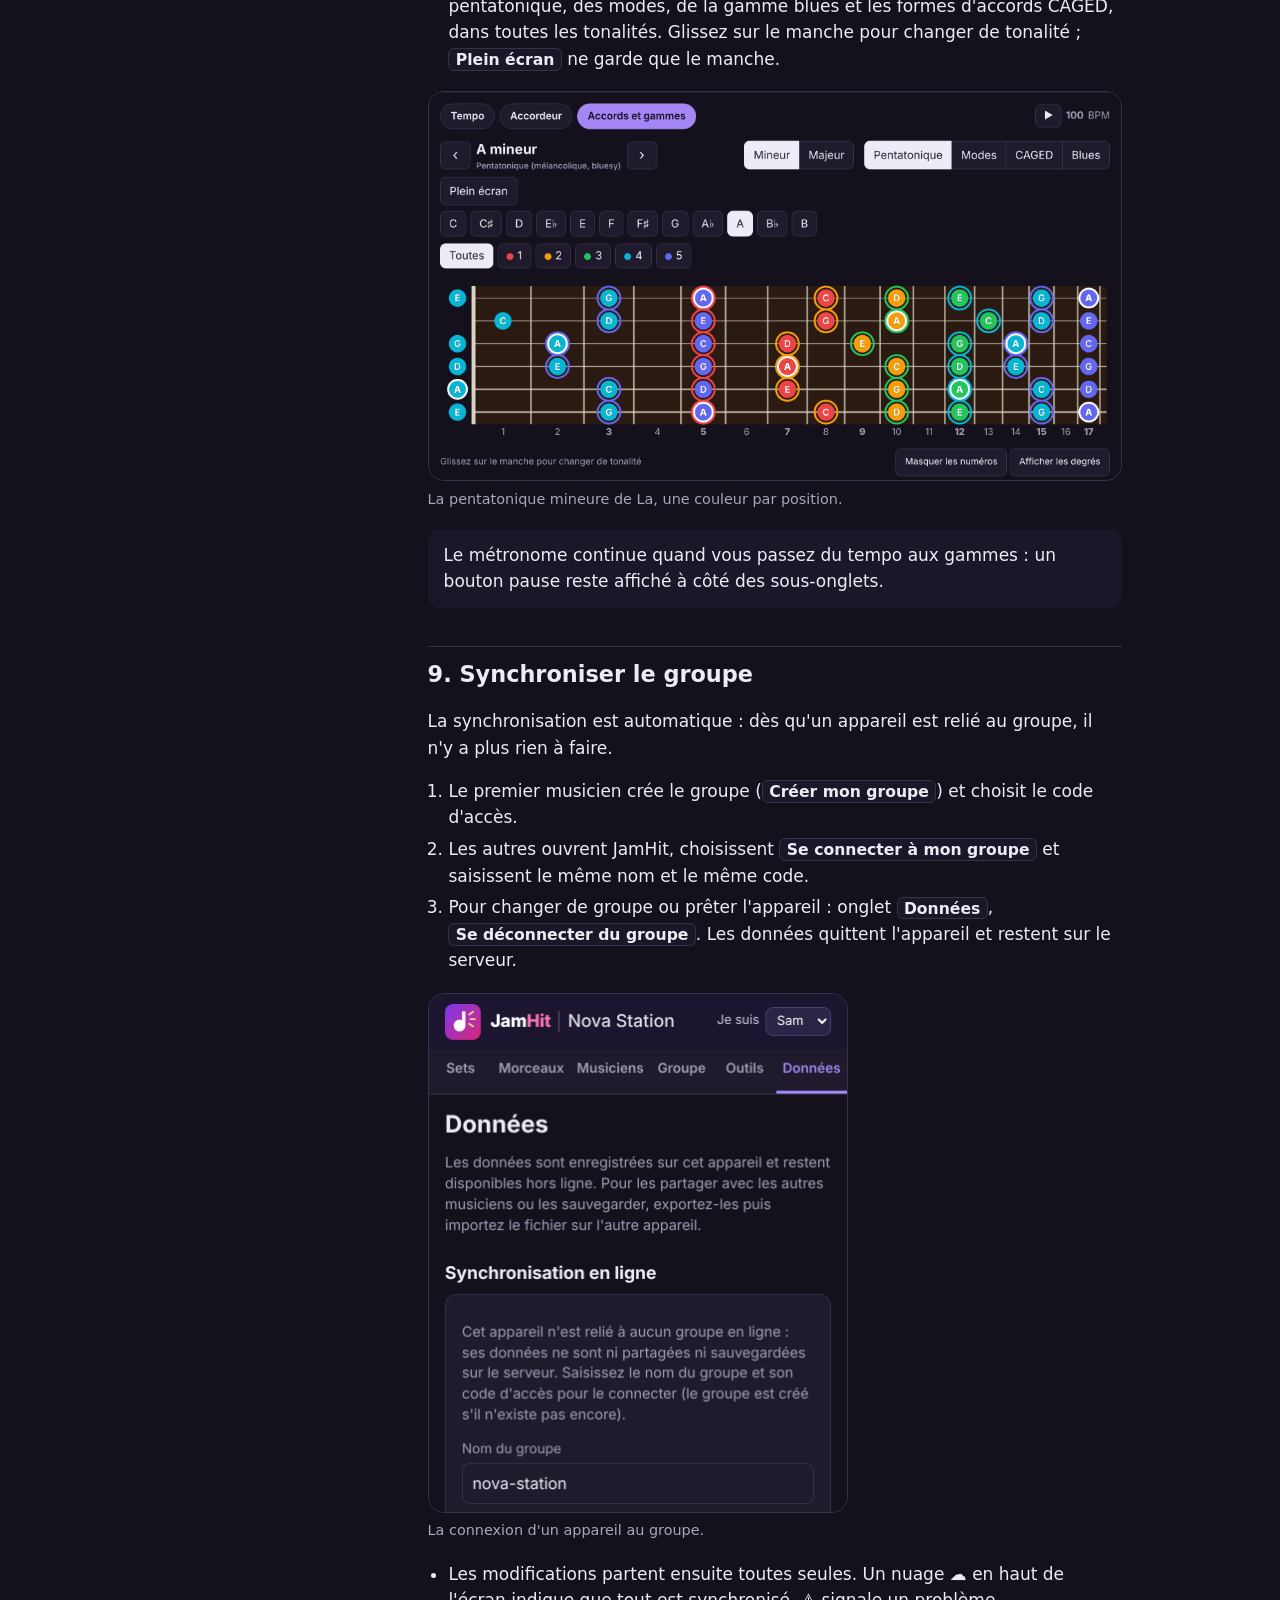
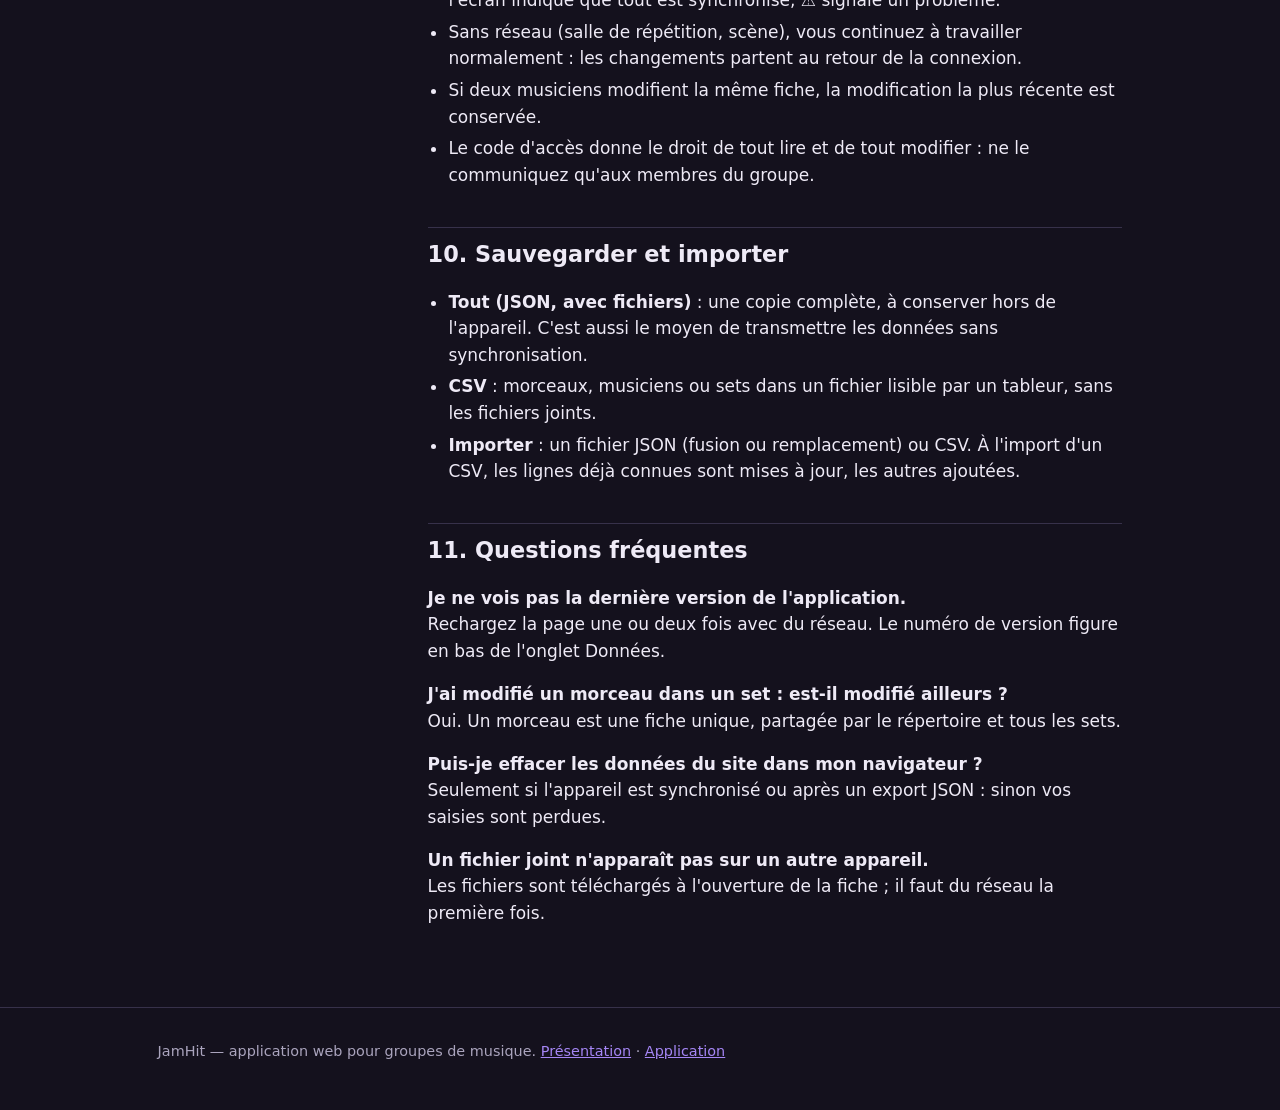
<file: tutoriel.html>
<!doctype html>
<html lang="fr">
<head>
<meta charset="utf-8">
<meta name="viewport" content="width=device-width, initial-scale=1">
<title>Tutoriel JamHit — prise en main</title>
<meta name="description" content="Prise en main de JamHit : installer l'application, remplir le répertoire, préparer un set, éditer la fiche PDF, synchroniser le groupe.">
<meta name="theme-color" content="#14111d">
<meta name="color-scheme" content="dark">
<link rel="icon" href="favicon.ico" sizes="48x48">
<link rel="icon" href="site/jamhit-logo.svg?v=__V__" type="image/svg+xml">
<link rel="apple-touch-icon" href="site/apple-touch-icon.png?v=__V__">
<link rel="stylesheet" href="site/site.css?v=__V__">
</head>
<body>
<header class="wrap nav">
  <a class="brand" href="./"><img src="site/jamhit-logo.svg?v=__V__" alt=""><span>Jam<span>Hit</span></span></a>
  <nav>
    <a class="btn small" href="app/#/join">Connexion</a>
    <a class="btn primary small" href="app/">Démo</a>
  </nav>
</header>

<div class="wrap doc">
  <aside class="toc">
    <b>Sommaire</b>
    <ol>
      <li><a href="#installer">Installer l'application</a></li>
      <li><a href="#moi">Dire qui vous êtes</a></li>
      <li><a href="#groupe">Le groupe et les musiciens</a></li>
      <li><a href="#morceaux">Le répertoire</a></li>
      <li><a href="#sets">Préparer un set</a></li>
      <li><a href="#pdf">La fiche PDF</a></li>
      <li><a href="#scene">Le mode scène</a></li>
      <li><a href="#fichiers">Partitions et enregistrements</a></li>
      <li><a href="#outils">Les outils d'entraînement</a></li>
      <li><a href="#sync">Synchroniser le groupe</a></li>
      <li><a href="#sauvegarde">Sauvegarder et importer</a></li>
      <li><a href="#questions">Questions fréquentes</a></li>
    </ol>
  </aside>

  <main>
    <h1>Prise en main</h1>
    <p>Dix minutes suffisent pour préparer la prochaine répétition. L'application comporte six onglets : <kbd>Sets</kbd>, <kbd>Morceaux</kbd>, <kbd>Musiciens</kbd>, <kbd>Groupe</kbd>, <kbd>Outils</kbd> et <kbd>Données</kbd>. Tout ce que vous saisissez est enregistré immédiatement, sans bouton « Sauvegarder ».</p>

    <h2 id="installer">1. Installer l'application</h2>
    <p>JamHit s'utilise dans le navigateur, mais il est préférable de l'ajouter à l'écran d'accueil : elle s'ouvre alors comme une application et fonctionne sans réseau.</p>
    <ul>
      <li><b>iPhone / iPad (Safari)</b> : bouton <kbd>Partager</kbd>, puis <kbd>Sur l'écran d'accueil</kbd>.</li>
      <li><b>Android (Chrome)</b> : menu <kbd>⋮</kbd>, puis <kbd>Installer l'application</kbd> ou <kbd>Ajouter à l'écran d'accueil</kbd>.</li>
      <li><b>Ordinateur (Chrome, Edge)</b> : icône d'installation à droite de la barre d'adresse.</li>
    </ul>
    <div class="tip">Sur iPhone et iPad, l'installation sur l'écran d'accueil évite aussi que Safari n'efface les données d'un site resté longtemps sans visite.</div>
    <p>Au premier lancement, l'application contient un <b>groupe de démonstration</b> fictif, entièrement rempli, pour découvrir les écrans. Un bandeau le rappelle en haut de page. Deux façons d'en sortir :</p>
    <ul>
      <li><kbd>Créer mon groupe</kbd> : vous donnez le nom de votre groupe et choisissez un code d'accès. Le groupe est créé en ligne (il faut du réseau à ce moment-là) et vous repartez d'une application vide, synchronisée d'office.</li>
      <li><kbd>Se connecter à mon groupe</kbd> : votre groupe utilise déjà JamHit. Saisissez son nom et son code d'accès, ses données remplacent la démonstration. Sur la page de présentation, c'est le bouton <kbd>Connexion</kbd>.</li>
    </ul>

    <h2 id="moi">2. Dire qui vous êtes</h2>
    <p>En haut à droite, choisissez votre prénom dans <kbd>Je suis</kbd>. Votre nom ressort alors en couleur dans les listes, avec votre note personnelle pour chaque morceau, et la fiche PDF vous est proposée par défaut.</p>

    <h2 id="groupe">3. Le groupe et les musiciens</h2>
    <ul>
      <li><b>Onglet Groupe</b> : bouton <kbd>Modifier</kbd> pour le nom, le logo, l'image de fond et les liens (site, Facebook, Instagram, vidéo).</li>
      <li><b>Onglet Musiciens</b> : prénom, instruments (séparés par des virgules), date de naissance et photo. Cochez « Musicien invité » pour quelqu'un qui ne joue qu'occasionnellement : il ne sera pas présélectionné dans les nouveaux sets.</li>
      <li><b>Matériel</b> : sous chaque musicien, la liste de son matériel (instruments, amplis, micros, pédales…). En bas de l'onglet, le <b>matériel commun</b> (sono, table de mixage, retours), en précisant s'il appartient au groupe ou s'il est à louer.</li>
    </ul>

    <h2 id="morceaux">4. Le répertoire</h2>
    <p>L'onglet <kbd>Morceaux</kbd> contient tous les titres du groupe, numérotés. Chaque morceau n'existe qu'une fois : le modifier ici le modifie dans tous les sets.</p>
    <ol>
      <li><kbd>+ Nouveau morceau</kbd> : seul le nom est obligatoire, le reste se complète au fil des répétitions.</li>
      <li>Renseignez le tempo, la tonalité et le capo, l'ordre d'entrée, le chanteur lead et le second chanteur, les solos.</li>
      <li>Dans « Instruments par musicien », cochez ce que joue chacun et ajoutez sa note (son, effet, accordage).</li>
      <li>Pour changer l'ordre du répertoire, glissez la poignée <kbd>⠿</kbd> ou utilisez les flèches <kbd>▲</kbd> <kbd>▼</kbd>.</li>
    </ol>
    <figure><img src="site/ecran-morceau.png?v=__V__" alt="Fiche d'un morceau : tempo, tonalité, chanteurs et instruments de chaque musicien" width="420" height="760"><figcaption>La fiche d'un morceau, avec les instruments de chaque musicien.</figcaption></figure>

    <h2 id="sets">5. Préparer un set</h2>
    <p>Un set est une séance : une répétition ou un concert.</p>
    <ol>
      <li>Onglet <kbd>Sets</kbd>, <kbd>+ Nouveau set</kbd> : nom, date, type (répétition ou live) et musiciens présents.</li>
      <li><kbd>Choisir les morceaux</kbd> : cochez les titres dans le répertoire. Un titre absent peut être créé directement depuis cette fenêtre.</li>
      <li>Mettez-les dans l'ordre en glissant la poignée <kbd>⠿</kbd>. La croix <kbd>✕</kbd> retire un morceau du set sans le supprimer du répertoire.</li>
      <li>Pour un concert, ajoutez l'affiche par <kbd>Modifier</kbd>.</li>
    </ol>
    <div class="tip"><kbd>Dupliquer</kbd> crée un nouveau set à partir d'un ancien : pratique pour repartir de la dernière répétition.</div>
    <figure><img src="site/ecran-set.png?v=__V__" alt="Un set de concert avec son affiche et la liste des morceaux" width="420" height="760"><figcaption>Un set de concert : affiche, musiciens, puis les morceaux dans l'ordre.</figcaption></figure>

    <h2 id="pdf">6. La fiche PDF</h2>
    <ol>
      <li>Dans le set, bouton <kbd>PDF</kbd>.</li>
      <li>Choisissez un musicien (sa fiche personnelle, avec ses instruments et ses notes) ou « Tout le groupe ».</li>
      <li>Dans la fenêtre d'impression, choisissez <kbd>Enregistrer au format PDF</kbd> comme imprimante, ou imprimez directement.</li>
    </ol>

    <h2 id="scene">Le mode scène</h2>
    <p>Pour jouer sans pupitre : les paroles et les accords s'affichent en grands caractères sur fond noir et défilent tout seuls.</p>
    <ol>
      <li>Dans la fiche d'un morceau, <kbd>Modifier</kbd> puis le champ « Paroles et accords » : une ligne d'accords au-dessus de chaque ligne de paroles. Les intitulés (Intro, Couplet, Refrain, Pont, Solo…) ressortent en couleur. Sans ce champ, le mode scène affiche les remarques du morceau.</li>
      <li>Appuyez sur <kbd>GO LIVE !</kbd> depuis un set (tous ses morceaux à la suite) ou depuis la fiche d'un morceau.</li>
      <li><kbd>▶</kbd> lance le défilement après une mesure de décompte. La vitesse suit le tempo du morceau, ou sa durée si elle est renseignée ; <kbd>−</kbd> et <kbd>+</kbd> l'ajustent, et le réglage est gardé pour ce morceau.</li>
    </ol>
    <ul>
      <li><b>Pédale Bluetooth</b> : une pédale tourne-page se connecte à la tablette comme un clavier. Page suivante ou flèche bas avance d'un écran puis passe au morceau suivant, page précédente ou flèche haut recule ; Espace lance ou arrête le défilement.</li>
      <li><b>Au doigt</b> : toucher le bas de l'écran avance, toucher le haut recule, toucher le milieu affiche les commandes.</li>
      <li><b>Taille du texte</b> : 50 px par défaut, en Arial ; les lignes trop longues passent à la ligne et chaque accord reste au-dessus de son mot. <kbd>A−</kbd> <kbd>A+</kbd> pour la changer, <kbd>A</kbd> pour revenir à 50 px.</li>
      <li>L'écran reste allumé tant que le mode scène est ouvert (sur les appareils qui le permettent).</li>
    </ul>

    <h2 id="fichiers">7. Partitions et enregistrements</h2>
    <p>Sur la fiche d'un morceau (liens vidéo, partitions, enregistrements) ou d'un set (enregistrements, photos), le bouton <kbd>+ Ajouter</kbd> accepte un lien (YouTube, Drive…) ou un fichier de votre appareil, avec un libellé et une date.</p>
    <div class="tip">Pour les vidéos, préférez un lien : elles sont trop volumineuses pour être stockées dans l'application.</div>

    <h2 id="outils">8. Les outils d'entraînement</h2>
    <p>L'onglet <kbd>Outils</kbd> regroupe quatre aides pour préparer les séances et les concerts.</p>
    <ul>
      <li><b>Tempo</b> : un métronome de 30 à 240 BPM. Réglez-le au curseur, avec <kbd>Tap</kbd> en tapant le rythme, ou reprenez directement le tempo d'un morceau du répertoire. Son et flash lumineux au choix.</li>
    </ul>
    <figure><img src="site/ecran-tempo.png?v=__V__" alt="Le métronome : tempo, boutons de réglage, Tap, son et flash" width="420" height="640"><figcaption>Le métronome, avec la reprise du tempo d'un morceau.</figcaption></figure>
    <ul>
      <li><b>Accordeur</b> : appuyez sur <kbd>Écouter</kbd>, autorisez le micro, puis jouez une corde à vide. L'aiguille indique s'il faut tendre ou détendre. La note de référence peut aussi être jouée.</li>
    </ul>
    <figure><img src="site/ecran-accordeur.png?v=__V__" alt="L'accordeur : les six cordes, la note détectée et l'aiguille" width="420" height="640"><figcaption>L'accordeur, avec la corde de La sélectionnée.</figcaption></figure>
    <ul>
      <li><b>Plan de scène</b> : posez les musiciens et leur matériel sur la scène ; l'outil propose le câblage (types et longueurs de câbles), numérote le patch de la table et dresse la liste du matériel apporté, disponible au groupe ou à louer. Chaque set a sa rubrique « Plan de scène » : créez-y un plan, dupliquez-le pour l'adapter à une date, ou associez un même plan à plusieurs concerts et répétitions.</li>
      <li><b>Accords et gammes</b> : le manche complet avec les positions de la pentatonique, des modes, de la gamme blues et les formes d'accords CAGED, dans toutes les tonalités. Glissez sur le manche pour changer de tonalité ; <kbd>Plein écran</kbd> ne garde que le manche.</li>
    </ul>
    <figure><img src="site/ecran-gammes.png?v=__V__" alt="Le manche de guitare avec les positions de la pentatonique mineure de La" width="1000" height="560"><figcaption>La pentatonique mineure de La, une couleur par position.</figcaption></figure>
    <div class="tip">Le métronome continue quand vous passez du tempo aux gammes : un bouton pause reste affiché à côté des sous-onglets.</div>

    <h2 id="sync">9. Synchroniser le groupe</h2>
    <p>La synchronisation est automatique : dès qu'un appareil est relié au groupe, il n'y a plus rien à faire.</p>
    <ol>
      <li>Le premier musicien crée le groupe (<kbd>Créer mon groupe</kbd>) et choisit le code d'accès.</li>
      <li>Les autres ouvrent JamHit, choisissent <kbd>Se connecter à mon groupe</kbd> et saisissent le même nom et le même code.</li>
      <li>Pour changer de groupe ou prêter l'appareil : onglet <kbd>Données</kbd>, <kbd>Se déconnecter du groupe</kbd>. Les données quittent l'appareil et restent sur le serveur.</li>
    </ol>
    <figure><img src="site/ecran-sync.png?v=__V__" alt="Section Synchronisation en ligne de l'onglet Données" width="420" height="520"><figcaption>La connexion d'un appareil au groupe.</figcaption></figure>
    <ul>
      <li>Les modifications partent ensuite toutes seules. Un nuage ☁️ en haut de l'écran indique que tout est synchronisé, ⚠️ signale un problème.</li>
      <li>Sans réseau (salle de répétition, scène), vous continuez à travailler normalement : les changements partent au retour de la connexion.</li>
      <li>Si deux musiciens modifient la même fiche, la modification la plus récente est conservée.</li>
      <li>Le code d'accès donne le droit de tout lire et de tout modifier : ne le communiquez qu'aux membres du groupe.</li>
    </ul>

    <h2 id="sauvegarde">10. Sauvegarder et importer</h2>
    <ul>
      <li><b>Tout (JSON, avec fichiers)</b> : une copie complète, à conserver hors de l'appareil. C'est aussi le moyen de transmettre les données sans synchronisation.</li>
      <li><b>CSV</b> : morceaux, musiciens ou sets dans un fichier lisible par un tableur, sans les fichiers joints.</li>
      <li><b>Importer</b> : un fichier JSON (fusion ou remplacement) ou CSV. À l'import d'un CSV, les lignes déjà connues sont mises à jour, les autres ajoutées.</li>
    </ul>

    <h2 id="questions">11. Questions fréquentes</h2>
    <p><b>Je ne vois pas la dernière version de l'application.</b><br>Rechargez la page une ou deux fois avec du réseau. Le numéro de version figure en bas de l'onglet Données.</p>
    <p><b>J'ai modifié un morceau dans un set : est-il modifié ailleurs ?</b><br>Oui. Un morceau est une fiche unique, partagée par le répertoire et tous les sets.</p>
    <p><b>Puis-je effacer les données du site dans mon navigateur ?</b><br>Seulement si l'appareil est synchronisé ou après un export JSON : sinon vos saisies sont perdues.</p>
    <p><b>Un fichier joint n'apparaît pas sur un autre appareil.</b><br>Les fichiers sont téléchargés à l'ouverture de la fiche ; il faut du réseau la première fois.</p>
  </main>
</div>

<footer><div class="wrap">JamHit — application web pour groupes de musique. <a href="./">Présentation</a> · <a href="app/">Application</a></div></footer>
</body>
</html>
</file>
<file: site/site.css>
/* Pages publiques JamHit : présentation et tutoriel */
/* Thème sombre, sur tous les appareils. */
:root {
  color-scheme: dark;
  --bg: #14111d; --card: #1f1b2c; --text: #eeeaf6; --muted: #aaa4bd; --line: #37314a;
  --accent: #a586f5; --accent2: #f472b6; --soft: #1b1728; --on-accent: #15101f;
}
* { box-sizing: border-box; }
html { -webkit-text-size-adjust: 100%; scroll-behavior: smooth; }
body { margin: 0; background: var(--bg); color: var(--text); font: 17px/1.55 system-ui, -apple-system, "Segoe UI", Roboto, sans-serif; }
a { color: var(--accent); }
img { max-width: 100%; height: auto; }
.wrap { max-width: 1000px; margin: 0 auto; padding: 0 1.1rem; }

.nav { display: flex; align-items: center; justify-content: space-between; gap: 1rem; padding-block: .9rem; }
.brand { display: flex; align-items: center; gap: .6rem; font-weight: 800; font-size: 1.35rem; color: var(--text); text-decoration: none; letter-spacing: -.01em; }
.brand img { width: 40px; height: 40px; }
.brand span span { color: var(--accent2); }
.nav nav { display: flex; gap: 1rem; align-items: center; flex-wrap: wrap; justify-content: flex-end; }
.nav nav a { text-decoration: none; font-weight: 600; font-size: .95rem; }

.btn { display: inline-block; font-weight: 700; text-decoration: none; padding: .75rem 1.3rem; border-radius: 12px; border: 2px solid var(--accent); color: var(--accent); }
.btn.primary { background: var(--accent); color: var(--on-accent); }
.btn.small { padding: .45rem .9rem; font-size: .92rem; }

.hero { padding-block: 3rem 4.5rem; display: grid; grid-template-columns: 1.4fr .6fr; gap: 2.5rem; align-items: center; }
/* En-tête du site : photo de concert teintée, voile sombre côté texte et fondu vers la page */
.hero-bg { position: relative; isolation: isolate; background: var(--bg); overflow: hidden; }
/* La photo, fondue sur ses bords pour se mêler au fond de page */
.hero-bg::after { content: ''; position: absolute; z-index: -2; top: 0; bottom: 0; left: calc(50% - 200px); width: min(56vw, 720px);
  background: url("pictos/hero-scene.jpg?v=__V__") center 22% / cover no-repeat;
  -webkit-mask-image: radial-gradient(ellipse 50% 62% at 50% 42%, #000 45%, transparent 100%);
          mask-image: radial-gradient(ellipse 50% 62% at 50% 42%, #000 45%, transparent 100%); }
/* Voile sombre côté texte pour la lisibilité */
.hero-bg::before { content: ''; position: absolute; inset: 0; z-index: -1;
  background: linear-gradient(90deg, rgba(20, 17, 29, .85) 0%, rgba(20, 17, 29, .6) 38%, rgba(20, 17, 29, 0) 58%); }
.hero-bg .hero p { color: #d6d0e4; }
.hero h1 { font-size: clamp(2rem, 5.2vw, 3.3rem); line-height: 1.08; margin: 0 0 1rem; letter-spacing: -.02em; }
.hero h1 em { font-style: normal; color: var(--accent2); }
.hero p { font-size: 1.15rem; color: var(--muted); margin: 0 0 1.6rem; max-width: 34em; }
.cta { display: flex; gap: .8rem; flex-wrap: wrap; }
.shot { border-radius: 18px; border: 1px solid rgba(255, 255, 255, .18); box-shadow: 0 18px 50px rgba(0, 0, 0, .6); display: block; margin: 0 auto; max-height: 380px; width: auto; }

section { padding: 2.6rem 0; }
section h2 { font-size: 1.7rem; margin: 0 0 .4rem; letter-spacing: -.01em; }
section > .wrap > p.lead { color: var(--muted); margin: 0 0 1.6rem; max-width: 42em; }
.band { background: var(--soft); }
.grid { display: grid; grid-template-columns: repeat(3, 1fr); gap: 1rem; }
.card { background: var(--card); border: 1px solid var(--line); border-radius: 16px; padding: 1.1rem 1.2rem; }
.card h3 { margin: .3rem 0 .3rem; font-size: 1.08rem; }
/* Page de présentation : tout ce qui suit l'en-tête est centré (titres, textes, pictogrammes, boutons) */
.home main, .home footer { text-align: center; }
.home main section > .wrap > p.lead { margin-inline: auto; }
.home main .picto, .home .steps li::before { margin-inline: auto; }
.card p { margin: 0; color: var(--muted); font-size: .97rem; }
.card .ico { font-size: 1.7rem; line-height: 1; }
.picto { width: 64px; height: 64px; border-radius: 50%; background: linear-gradient(135deg, #713BFF, #F01486); display: flex; align-items: center; justify-content: center; margin-bottom: .7rem; }
.picto img { width: 80%; height: 80%; object-fit: contain; }
.steps { counter-reset: s; display: grid; grid-template-columns: repeat(3, 1fr); gap: 1rem; padding: 0; margin: 0; list-style: none; }
.steps li { counter-increment: s; background: var(--card); border: 1px solid var(--line); border-radius: 16px; padding: 1.1rem 1.2rem; }
.steps li::before { content: counter(s); display: grid; place-items: center; width: 2rem; height: 2rem; border-radius: 50%; background: var(--accent); color: var(--on-accent); font-weight: 800; margin-bottom: .5rem; }
.steps b { display: block; margin-bottom: .2rem; }
.steps span { color: var(--muted); font-size: .97rem; }
footer { padding: 2rem 0 3rem; color: var(--muted); font-size: .9rem; border-top: 1px solid var(--line); margin-top: 1rem; }

/* Tutoriel */
.doc { display: grid; grid-template-columns: 230px minmax(0, 1fr); gap: 2.5rem; align-items: start; padding-bottom: 3rem; }
.toc { position: sticky; top: 1rem; font-size: .95rem; }
.toc ol { margin: 0; padding-left: 1.2rem; }
.toc li { margin: .3rem 0; }
.toc a { text-decoration: none; }
.doc h1 { font-size: 2.1rem; margin: .5rem 0 .3rem; letter-spacing: -.02em; }
.doc h2 { font-size: 1.4rem; margin: 2.4rem 0 .5rem; padding-top: .6rem; border-top: 1px solid var(--line); }
.doc h2:first-of-type { border-top: 0; }
.doc ol, .doc ul { padding-left: 1.3rem; }
.doc li { margin: .35rem 0; }
.doc figure { margin: 1.2rem 0; }
.doc figure img { border-radius: 16px; border: 1px solid var(--line); max-height: 520px; width: auto; display: block; }
.doc figcaption { color: var(--muted); font-size: .9rem; margin-top: .4rem; }
.tip { background: var(--soft); border-radius: 12px; padding: .8rem 1rem; margin: 1rem 0; }
kbd { background: var(--soft); border: 1px solid var(--line); border-radius: 6px; padding: .05rem .4rem; font: inherit; font-size: .92em; font-weight: 600; white-space: nowrap; }

@media (max-width: 800px) {
  .hero { grid-template-columns: 1fr; padding-top: 1.2rem; gap: 1.8rem; }
  .hero-bg::after { left: 0; width: 100%; background-position: 30% 20%;
    -webkit-mask-image: linear-gradient(180deg, #000 55%, transparent 100%); mask-image: linear-gradient(180deg, #000 55%, transparent 100%); }
  .hero-bg::before { background: linear-gradient(180deg, rgba(20, 17, 29, .65) 0%, rgba(20, 17, 29, .5) 45%, rgba(20, 17, 29, .75) 80%, var(--bg) 100%); }
  .shot { max-height: 300px; }
  .nav nav a:not(.btn) { display: none; }   /* sur téléphone : seuls Connexion et Démo restent dans l'en-tête */
  .grid, .steps { grid-template-columns: 1fr; }
  .doc { grid-template-columns: 1fr; gap: 1rem; }
  .toc { position: static; background: var(--soft); border-radius: 12px; padding: .8rem 1rem; }
}

/* Cartes illustrées d'une photo (section « Vos données ») */
.card-photo { padding: 0; overflow: hidden; }
.card-photo .card-img { display: block; width: 100%; aspect-ratio: 16 / 9; object-fit: cover; }
.card-photo h3, .card-photo p { padding: 0 1.2rem; }
.card-photo h3 { margin-top: .9rem; }
.card-photo p { padding-bottom: 1.1rem; }

/* « Comment ça marche » : photo de concert aux couleurs d'origine (jaune), voile léger pour la lisibilité */
.steps-bg { position: relative; isolation: isolate; padding-block: 6rem 7rem; overflow: hidden;
  background: var(--bg) url("pictos/public-scene.jpg?v=__V__") center 70% / cover no-repeat; }
.steps-bg::before { content: ''; position: absolute; inset: 0; z-index: -1;
  background: linear-gradient(180deg, var(--bg) 0%, rgba(20, 17, 29, .2) 18%, rgba(20, 17, 29, 0) 50%, rgba(20, 17, 29, .25) 85%, var(--bg) 100%); }
.steps-bg h2, .steps-bg .lead { text-shadow: 0 2px 12px rgba(0, 0, 0, .8); }
section.steps-bg > .wrap > p.lead { color: #f1ece0; }
.steps-bg .steps li { background: rgba(20, 17, 29, .62); backdrop-filter: blur(4px); -webkit-backdrop-filter: blur(4px); border-color: rgba(255, 214, 120, .25); }
.steps-bg .steps li::before { background: #f5b531; color: #1d1608; }
.steps-bg .steps span { color: #e4ded2; }

/* Appels à l'action sous les rubriques */
.section-cta { margin: 2rem 0 0; }
.steps-bg .section-cta .btn.primary { background: #f5b531; border-color: #f5b531; color: #1d1608; }

/* ---- Tarifs ---- */
.pricing { padding-block: 4rem; }
.billing { display: inline-flex; border: 1px solid var(--line); border-radius: 99px; padding: 4px; margin: 0 auto 2rem; background: var(--card); }
.billing button { font: inherit; font-weight: 700; font-size: .92rem; color: var(--muted); background: none; border: 0; border-radius: 99px; padding: .5rem 1.1rem; cursor: pointer; }
.billing button.on { background: var(--accent); color: var(--on-accent); }
.billing small { font-weight: 600; font-size: .75rem; opacity: .85; margin-left: .2rem; }
.plans { display: grid; grid-template-columns: repeat(3, 1fr); gap: 1rem; align-items: stretch; }
.plan { position: relative; display: flex; flex-direction: column; background: var(--card); border: 1px solid var(--line); border-radius: 18px; padding: 1.6rem 1.3rem 1.3rem; }
.plan-best { border: 2px solid transparent; background: linear-gradient(var(--card), var(--card)) padding-box, linear-gradient(135deg, #713BFF, #F01486) border-box; box-shadow: 0 16px 40px rgba(113, 59, 255, .25); }
.plan-tag { position: absolute; top: -.8rem; left: 50%; transform: translateX(-50%); background: linear-gradient(135deg, #713BFF, #F01486); color: #fff; font-size: .78rem; font-weight: 800; padding: .25rem .8rem; border-radius: 99px; white-space: nowrap; }
.plan h3 { font-size: 1.35rem; margin: 0 0 .2rem; }
.plan-for { color: var(--muted); font-size: .9rem; margin: 0 0 1rem; min-height: 2.6em; }
.price { margin: 0; }
.price b { font-size: 2.4rem; letter-spacing: -.02em; }
.price span { color: var(--muted); margin-left: .3rem; }
.price-alt { color: var(--muted); font-size: .85rem; margin: .2rem 0 1.1rem; min-height: 1.3em; }
.plan ul { list-style: none; padding: 0; margin: 0 0 1.4rem; text-align: left; flex: 1; }
.plan li { position: relative; padding: .45rem 0 .45rem 1.6rem; border-top: 1px solid var(--line); font-size: .95rem; }
.plan li::before { content: '✓'; position: absolute; left: .2rem; color: #F01486; font-weight: 800; }
.soon { display: inline-block; font-size: .7rem; font-weight: 700; color: #f5b531; border: 1px solid rgba(245, 181, 49, .5); border-radius: 99px; padding: 0 .45rem; margin-left: .2rem; vertical-align: 1px; white-space: nowrap; }
.plan .btn { align-self: stretch; text-align: center; }
.btn.disabled { opacity: .55; cursor: default; pointer-events: none; }
.pricing-note { color: var(--muted); font-size: .85rem; margin: 1.5rem 0 0; }
@media (max-width: 800px) { .plans { grid-template-columns: 1fr; gap: 1.6rem; } .plan-for { min-height: 0; } }
</file>
<file: app/style.css>
/* Thème sombre, sur tous les appareils (application, présentation et tutoriel). */
:root {
  color-scheme: dark;
  --bg: #14111d; --card: #1f1b2c; --text: #eeeaf6; --muted: #a39db5; --line: #37314a;
  --accent: #a586f5; --accent-text: #15101f; --soft: #2c2540; --danger: #ef7b6e; --live: #f08a80; --rehearsal: #6fcfb0;
}
* { box-sizing: border-box; }
html { -webkit-text-size-adjust: 100%; }
body { margin: 0; background: var(--bg); color: var(--text); font: 16px/1.45 system-ui, -apple-system, "Segoe UI", Roboto, sans-serif; padding-bottom: 5rem; }
a { color: var(--accent); }
h1 { font-size: 1.5rem; margin: 0 0 .25rem; line-height: 1.2; }
h2 { font-size: 1.1rem; margin: 1.5rem 0 .5rem; }
h3 { font-size: 1rem; margin: 0; }
.muted { color: var(--muted); font-size: .9rem; }
.pre { white-space: pre-wrap; }

.top { display: flex; align-items: center; justify-content: space-between; gap: .75rem; padding: .6rem 1rem; padding-top: max(.6rem, env(safe-area-inset-top)); background: #1b1530; color: #fff; }
.brand { display: flex; align-items: center; gap: .6rem; color: #fff; text-decoration: none; font-weight: 700; font-size: 1.1rem; min-width: 0; }
.brand img { height: 36px; width: 36px; object-fit: contain; border-radius: 8px; }
.brand > span { white-space: nowrap; overflow: hidden; text-overflow: ellipsis; }
.brand b { font-weight: 800; letter-spacing: -.01em; }
.brand b i { font-style: normal; color: #f472b6; }
.brand-band { font-weight: 500; opacity: .85; margin-left: .5rem; padding-left: .5rem; border-left: 1px solid rgba(255, 255, 255, .35); }
#sync-ind { text-decoration: none; font-size: 1.1rem; margin-left: auto; }
.me { font-size: .8rem; color: #cfc8e6; display: flex; align-items: center; gap: .4rem; white-space: nowrap; }
.me select { width: auto; padding: .3rem .4rem; background: #2c2447; color: #fff; border-color: #4a3f6e; }

.tabs { display: flex; background: var(--card); border-bottom: 1px solid var(--line); position: sticky; top: 0; z-index: 5; overflow-x: auto; }
.tabs a { flex: 1; text-align: center; padding: .75rem .6rem; text-decoration: none; color: var(--muted); font-weight: 600; font-size: .92rem; border-bottom: 3px solid transparent; white-space: nowrap; }
.tabs a.on { color: var(--accent); border-bottom-color: var(--accent); }

main { max-width: 900px; margin: 0 auto; padding: 1rem; }
.head { display: flex; justify-content: space-between; align-items: flex-start; gap: .75rem; flex-wrap: wrap; margin-bottom: .75rem; }
.actions { display: flex; gap: .4rem; flex-wrap: wrap; }
.back { display: inline-block; margin-bottom: .5rem; text-decoration: none; font-size: .9rem; }

.btn { font: inherit; font-weight: 600; font-size: .9rem; padding: .5rem .85rem; border-radius: 9px; border: 1px solid var(--line); background: var(--card); color: var(--text); cursor: pointer; text-decoration: none; display: inline-flex; align-items: center; gap: .3rem; }
.btn.primary { background: var(--accent); border-color: var(--accent); color: var(--accent-text); }
.btn.danger { color: var(--danger); }
.btn.ghost { background: transparent; }
.btn.small { padding: .25rem .5rem; font-size: .85rem; }
.icon { font: inherit; border: 0; background: transparent; color: var(--muted); cursor: pointer; padding: .35rem .5rem; border-radius: 7px; font-size: 1rem; line-height: 1; }
.icon:hover { background: var(--soft); color: var(--text); }
.icon:disabled { opacity: .25; cursor: default; }

.card { background: var(--card); border: 1px solid var(--line); border-radius: 12px; padding: .8rem 1rem; margin-bottom: .6rem; }
a.card { display: block; text-decoration: none; color: inherit; }
a.card:hover { border-color: var(--accent); }
.row { display: flex; align-items: center; gap: .75rem; }
.row .grow { flex: 1; min-width: 0; }
.badge { display: inline-block; font-size: .72rem; font-weight: 700; padding: .12rem .5rem; border-radius: 99px; background: var(--soft); color: var(--accent); vertical-align: middle; white-space: nowrap; }
.badge.live { color: var(--live); }
.badge.repetition { color: var(--rehearsal); }
.chips { display: flex; flex-wrap: wrap; gap: .35rem; }
.chip { background: var(--soft); border-radius: 99px; padding: .15rem .6rem; font-size: .85rem; }
.empty { text-align: center; color: var(--muted); padding: 2rem 1rem; border: 1px dashed var(--line); border-radius: 12px; }
.num { width: 1.8rem; height: 1.8rem; flex: none; border-radius: 50%; background: var(--soft); color: var(--accent); font-weight: 700; font-size: .85rem; display: grid; place-items: center; }
.mine { color: var(--accent); font-size: .88rem; font-weight: 600; }
.avatar { width: 56px; height: 56px; flex: none; border-radius: 50%; object-fit: cover; background: var(--soft); color: var(--accent); display: grid; place-items: center; font-weight: 700; font-size: 1.3rem; }
.top { background-size: cover; background-position: center; }
.hero { position: relative; min-height: 440px; aspect-ratio: 3 / 2; width: 100%; border-radius: 14px; padding: 1rem; display: flex; flex-direction: column; justify-content: flex-end; gap: .75rem; color: #fff;
  background: linear-gradient(135deg, #3a2a78, #1b1530); background-size: cover; background-position: center; }
.hero-edit { position: absolute; top: 1rem; right: 1rem; box-shadow: 0 2px 10px rgba(0, 0, 0, .4); }
.hero-info::after { content: ''; display: block; clear: both; }
.hero-info { background: rgba(20, 14, 40, .72); border-radius: 12px; padding: .7rem .9rem; backdrop-filter: blur(4px); -webkit-backdrop-filter: blur(4px); }
.hero h1 { font-size: 1.6rem; margin: 0 0 .4rem; }
.hero .logo-big { float: right; width: 20%; max-width: none; max-height: none; height: auto; margin: 0 0 .5rem .9rem; }
.hero-row { padding: .12rem 0; overflow-wrap: anywhere; }
.hero-row .k { display: inline-block; min-width: 10.5rem; color: #cfc8e6; font-size: .9rem; }
@media (max-width: 520px) { .hero-row .k { display: block; min-width: 0; font-size: .8rem; } }
.hero-info a { color: #e2d6ff; }
.hero-info p { margin: .5rem 0 0; font-size: .85rem; color: #cfc8e6; }
.logo-big { max-width: 96px; max-height: 96px; }
.logo-big { max-width: 160px; max-height: 160px; border-radius: 12px; }

dl.info { display: grid; grid-template-columns: max-content 1fr; gap: .3rem 1rem; margin: 0; }
dl.info dt { color: var(--muted); font-size: .9rem; }
dl.info dd { margin: 0; overflow-wrap: anywhere; }
.tablewrap { overflow-x: auto; }
table { border-collapse: collapse; width: 100%; font-size: .92rem; }
th, td { text-align: left; padding: .4rem .5rem; border-bottom: 1px solid var(--line); vertical-align: top; }
th { color: var(--muted); font-weight: 600; font-size: .8rem; }

.att { display: flex; align-items: center; gap: .5rem; padding: .4rem 0; border-bottom: 1px solid var(--line); }
.att:last-child { border-bottom: 0; }
.att .grow { flex: 1; min-width: 0; overflow-wrap: anywhere; }
.att audio { display: block; width: 100%; max-width: 420px; margin-top: .3rem; height: 36px; }
.thumb { width: 96px; height: 72px; object-fit: cover; border-radius: 8px; display: block; }
.sec-head { display: flex; justify-content: space-between; align-items: center; margin: 1.5rem 0 .5rem; }
.sec-head h2 { margin: 0; }

input, select, textarea { font: inherit; width: 100%; padding: .5rem .6rem; border: 1px solid var(--line); border-radius: 8px; background: var(--card); color: var(--text); }
input[type=checkbox] { width: 1.1rem; height: 1.1rem; flex: none; accent-color: var(--accent); }
textarea { min-height: 4.5rem; resize: vertical; }
label.f { display: block; margin-bottom: .7rem; font-size: .85rem; color: var(--muted); }
label.f > input, label.f > select, label.f > textarea { margin-top: .2rem; color: var(--text); font-size: 1rem; }
.grid2 { display: grid; grid-template-columns: 1fr 1fr; gap: 0 .75rem; }
.checks { display: flex; flex-wrap: wrap; gap: .3rem .9rem; margin: .2rem 0 .5rem; }
.checks label, label.check { display: inline-flex; align-items: center; gap: .35rem; font-size: .95rem; color: var(--text); }
fieldset { border: 1px solid var(--line); border-radius: 10px; margin: 0 0 .7rem; padding: .5rem .75rem; }
legend { font-weight: 600; font-size: .9rem; padding: 0 .3rem; }
.picklist { max-height: 45vh; overflow-y: auto; border: 1px solid var(--line); border-radius: 8px; margin: .5rem 0; }
.picklist label { display: flex; align-items: center; gap: .6rem; padding: .55rem .7rem; border-bottom: 1px solid var(--line); }
.picklist label:last-child { border-bottom: 0; }

dialog { border: 0; border-radius: 14px; padding: 0; width: min(640px, calc(100vw - 1.5rem)); max-height: calc(100dvh - 2rem); background: var(--card); color: var(--text); }
dialog::backdrop { background: rgba(10, 6, 20, .6); }
#dlg-form { padding: 1rem 1.1rem; }
#dlg-title { margin: 0 0 .9rem; font-size: 1.15rem; }
.dlg-actions { display: flex; justify-content: flex-end; gap: .5rem; position: sticky; bottom: 0; background: var(--card); padding: .7rem 0 0; }

#offline { position: fixed; bottom: 0; left: 0; right: 0; background: #1b1530; color: #fff; text-align: center; font-size: .8rem; padding: .4rem; padding-bottom: max(.4rem, env(safe-area-inset-bottom)); }
#print-area { display: none; }

@media (max-width: 520px) { .grid2 { grid-template-columns: 1fr; } .tabs a { font-size: .85rem; padding: .7rem .4rem; } }

@media print {
  :root { color-scheme: light; }
  @page { size: A4 landscape; margin: 10mm; }
  body { background: #fff; color: #000; padding: 0; font-size: 10pt; }
  html:not(.sp-printing) body > *:not(#print-area) { display: none !important; }
  html.sp-printing #print-area { display: none !important; }
  #print-area { display: block; }
  #print-area .p-head { display: flex; align-items: center; gap: 12pt; margin-bottom: 8pt; }
  #print-area .p-head img { height: 44pt; }
  #print-area h1 { font-size: 16pt; margin: 0; }
  #print-area table { font-size: 9.5pt; }
  #print-area th, #print-area td { border: 0.5pt solid #999; padding: 3pt 4pt; }
  #print-area th { background: #eee; color: #000; }
  #print-area tr { break-inside: avoid; }
  #print-area .muted { color: #444; font-size: 9pt; }
  #print-area .p-title { font-weight: 700; font-size: 10.5pt; }
}

.lineup { display: flex; flex-wrap: wrap; gap: .15rem .7rem; font-size: .88rem; margin-top: .15rem; }
.who { white-space: nowrap; }
.who.me { color: var(--accent); font-weight: 700; }

.grip { flex: none; cursor: grab; touch-action: none; user-select: none; -webkit-user-select: none; color: var(--muted); font-size: 1.3rem; line-height: 1; padding: .6rem .35rem; margin: -.4rem -.35rem -.4rem -.5rem; }
.set-row.dragging { position: relative; z-index: 4; border-color: var(--accent); box-shadow: 0 8px 24px rgba(0, 0, 0, .25); }
.set-row.dragging .grip { cursor: grabbing; }

.poster { display: block; margin: 0 0 .75rem; }
.poster img { display: block; max-width: 100%; max-height: 420px; border-radius: 12px; border: 1px solid var(--line); }
.poster-thumb { width: 54px; height: 72px; flex: none; object-fit: cover; border-radius: 8px; }

#song-list.filtering .grip, #song-list.filtering .reorder { display: none; }

/* ---- Onglet Outils : tempo, accordeur, accords et gammes ---- */
main:has(.tl-scales), main:has(.sp-root) { max-width: 1400px; }
.tl-sub { display: flex; align-items: center; gap: .4rem; margin-bottom: .9rem; flex-wrap: wrap; }
.tl-sub a { text-decoration: none; font-weight: 600; font-size: .92rem; padding: .45rem .9rem; border-radius: 99px; border: 1px solid var(--line); background: var(--card); color: var(--text); }
.tl-sub a.on { background: var(--accent); border-color: var(--accent); color: var(--accent-text); }
.tl-mini { margin-left: auto; display: inline-flex; align-items: center; gap: .4rem; font-size: .9rem; color: var(--muted); }
.tl-mini .tl-b { min-height: 34px; padding: .2rem .7rem; }
.tl-b { font: inherit; color: var(--text); background: var(--card); border: 1px solid var(--line); border-radius: 8px; padding: .5rem .8rem; min-height: 40px; cursor: pointer; }
.tl-b.on { background: var(--text); color: var(--card); border-color: var(--text); }
.tl-b:focus-visible { outline: 3px solid #3b82f6; outline-offset: 2px; }
.tl-ctl { display: flex; gap: .4rem; flex-wrap: wrap; justify-content: center; align-items: center; }
/* Tempo */
.tl-tempo, .tl-tuner { max-width: 520px; margin: 0 auto; display: flex; flex-direction: column; gap: .9rem; }
.tl-bpm { text-align: center; line-height: 1; position: relative; }
.tl-bpm b { font-size: 5rem; font-variant-numeric: tabular-nums; }
.tl-bpm small { display: block; color: var(--muted); font-size: .9rem; letter-spacing: .1em; margin-top: .2rem; }
#tl-dot { position: absolute; top: .4rem; right: .4rem; width: 18px; height: 18px; border-radius: 50%; background: #f59e0b; opacity: .25; }
.tl-play { width: 76px; height: 76px; border-radius: 50%; font-size: 1.7rem; background: var(--accent) !important; border-color: var(--accent) !important; color: var(--accent-text) !important; }
.tl-tempo input[type=range] { width: 100%; accent-color: #f59e0b; padding: 0; border: 0; background: transparent; }
#tl-fl { position: fixed; inset: 0; background: #f59e0b; opacity: 0; pointer-events: none; z-index: 20; }
/* Accordeur */
.tl-tuner .tl-ctl .tl-b { min-width: 46px; }
.tl-tuner .tl-b small { display: block; font-size: .65rem; opacity: .7; }
.tl-tuner .tl-b.ok b { color: #22c55e; }
.tl-note { text-align: center; font-size: 3rem; font-weight: 700; line-height: 1; }
.tl-note small { display: block; font-size: .9rem; font-weight: 500; color: var(--muted); margin-top: .3rem; min-height: 1.2em; }
.tl-meter { position: relative; height: 50px; border: 1px solid var(--line); border-radius: 8px; background: repeating-linear-gradient(90deg, var(--line) 0 2px, transparent 2px 10%); overflow: hidden; }
.tl-meter .z { position: absolute; left: 45%; width: 10%; top: 0; bottom: 0; background: rgba(34, 197, 94, .25); }
.tl-meter .needle { position: absolute; top: 0; bottom: 0; left: 50%; width: 5px; margin-left: -2.5px; border-radius: 3px; background: var(--muted); transition: left .12s linear, background .12s; }
.tl-meter .l, .tl-meter .r { position: absolute; top: 50%; transform: translateY(-50%); font-size: 1.3rem; color: var(--muted); }
.tl-meter .l { left: 8px; } .tl-meter .r { right: 8px; }
.tl-stat { text-align: center; min-height: 2.8em; color: var(--muted); }
/* Accords et gammes */
.tl-scales { --tl-board: #2b1a12; --tl-fret: #a9a392; --tl-str: #d9d3c1; --tl-ghost: #8b7b6a; display: flex; flex-direction: column; gap: .5rem; }
.tl-head { display: flex; flex-wrap: wrap; gap: .5rem .9rem; align-items: center; }
.tl-nav { display: flex; align-items: center; gap: .5rem; margin-right: auto; }
#tl-title { font-size: 1.25rem; font-weight: 700; min-width: 11ch; }
#tl-title small { display: block; font-size: .75rem; font-weight: 500; color: var(--muted); }
.tl-arrow { width: 44px; font-size: 1.25rem; padding: 0; }
.tl-seg { display: flex; }
.tl-seg .tl-b { border-radius: 0; margin-left: -1px; }
.tl-seg .tl-b:first-child { border-radius: 8px 0 0 8px; margin: 0; }
.tl-seg .tl-b:last-child { border-radius: 0 8px 8px 0; }
.tl-row { display: flex; gap: 6px; overflow-x: auto; padding-bottom: 2px; scrollbar-width: none; }
.tl-row::-webkit-scrollbar { display: none; }
.tl-row .tl-b { flex: none; padding: .35rem .75rem; min-height: 36px; }
.tl-dotc { display: inline-block; width: 10px; height: 10px; border-radius: 50%; margin-right: 6px; vertical-align: -1px; }
.tl-chords { font-size: .82rem; color: var(--muted); }
.tl-chords b { color: var(--text); }
#tl-board { touch-action: pan-y; user-select: none; -webkit-user-select: none; }
#tl-board svg { width: 100%; height: auto; display: block; }
.tl-hint { display: none; font-size: .82rem; color: var(--muted); }
@media (orientation: portrait) and (max-width: 600px) { .tl-hint { display: block; } }
.tl-foot { display: flex; flex-wrap: wrap; justify-content: space-between; gap: .6rem; align-items: center; font-size: .82rem; color: var(--muted); }
#tl-info, #tl-mbtn { display: none; }
/* Plein écran : seul le manche reste, avec le rappel de la gamme et le mini-métronome */
body.tl-full { padding-bottom: 0; }
body.tl-full .top, body.tl-full .tabs, body.tl-full #offline, body.tl-full .tl-sub a,
body.tl-full .tl-head, body.tl-full .tl-row, body.tl-full .tl-hint, body.tl-full .tl-foot, body.tl-full .tl-chords { display: none !important; }
body.tl-full main { max-width: none; padding: 0 .5rem; min-height: 100dvh; display: flex; flex-direction: column; justify-content: center; }
body.tl-full #tl-board svg { max-height: 100dvh; }
body.tl-full #tl-info { display: block; white-space: pre-line; position: fixed; top: calc(env(safe-area-inset-top, 0px) + 8px); left: 12px; z-index: 5; font-weight: 700; font-size: 1rem; background: var(--card); border: 1px solid var(--line); border-radius: 8px; padding: .35rem .6rem; opacity: .85; }
body.tl-full #tl-mbtn { display: block; position: fixed; top: calc(env(safe-area-inset-top, 0px) + 8px); right: 10px; z-index: 5; opacity: .7; min-height: 36px; padding: .35rem .6rem; }
body.tl-full .tl-sub { margin: 0; }
body.tl-full .tl-mini { position: fixed; bottom: calc(env(safe-area-inset-bottom, 0px) + 8px); left: 50%; transform: translateX(-50%); z-index: 5; background: var(--card); border: 1px solid var(--line); border-radius: 10px; padding: .25rem .6rem; opacity: .9; }

#demo-banner { display: flex; align-items: center; justify-content: center; gap: .6rem; flex-wrap: wrap; padding: .5rem 1rem; background: #3b2a12; color: #fde68a; font-size: .9rem; text-align: center; }
#demo-banner[hidden] { display: none; }
body.tl-full #demo-banner { display: none; }
#demo-banner .actions { justify-content: center; }
#demo-banner .btn:not(.primary) { background: transparent; color: #fde68a; border-color: #8a6a2a; }

/* Matériel des musiciens et matériel commun */
.gear { margin-top: .7rem; padding-top: .6rem; border-top: 1px solid var(--line); }
.card > .gear:only-child { margin-top: 0; padding-top: 0; border-top: 0; }
.gear-head { display: flex; justify-content: space-between; align-items: center; gap: .5rem; font-weight: 600; font-size: .9rem; margin-bottom: .3rem; }
.gear .att { padding: .3rem 0; }
.gear .badge { margin-left: .3rem; }

.tl-lv { display: flex; align-items: center; gap: .5rem; font-size: .78rem; color: var(--muted); }
.tl-lv i { flex: 1; height: 6px; border-radius: 3px; background: var(--line); overflow: hidden; }
.tl-lv b { display: block; height: 100%; width: 0; background: #22c55e; transition: width .08s linear; }
.tl-diag { text-align: center; font-size: .72rem; min-height: 1em; font-variant-numeric: tabular-nums; }

/* ---- Paroles et accords (fiche du morceau) ---- */
.chart, .chart-input { font-family: 'JH Mono', ui-monospace, "SF Mono", Menlo, Consolas, "Roboto Mono", monospace; font-size: .92rem; line-height: 1.45; }
.chart-input { min-height: 12rem; white-space: pre; overflow-x: auto; }
.chart { overflow-x: auto; white-space: pre; }

/* ---- Mode scène (Live View) ---- */
/* JetBrains Mono (licence SIL OFL, fonts/JetBrainsMono-OFL.txt) : chasse fixe très lisible, embarquée pour fonctionner hors ligne */
@font-face { font-family: 'JH Mono'; src: url('fonts/jetbrains-mono-latin-500-normal.woff2') format('woff2'); font-weight: 500; font-display: swap; }
@font-face { font-family: 'JH Mono'; src: url('fonts/jetbrains-mono-latin-700-normal.woff2') format('woff2'); font-weight: 700; font-display: swap; }
@font-face { font-family: 'JH Mono'; src: url('fonts/jetbrains-mono-latin-800-normal.woff2') format('woff2'); font-weight: 800; font-display: swap; }
html.lv-open, html.lv-open body { overflow: hidden; }
#lv { position: fixed; inset: 0; z-index: 50; background: #000; color: #f3f3f3; display: flex; flex-direction: column;
  padding: env(safe-area-inset-top, 0) env(safe-area-inset-right, 0) env(safe-area-inset-bottom, 0) env(safe-area-inset-left, 0); }
.lv-top, .lv-bar { display: flex; align-items: center; gap: .5rem; padding: .5rem .8rem; background: rgba(18, 16, 24, .92); transition: opacity .25s, transform .25s; }
.lv-top { border-bottom: 1px solid #222; }
.lv-bar { border-top: 1px solid #222; flex-wrap: wrap; justify-content: center; }
#lv.lv-hide .lv-bar { opacity: 0; pointer-events: none; transform: translateY(100%); }
#lv.lv-hide .lv-top { opacity: .35; }
.lv-ttl { flex: 1; min-width: 0; }
.lv-ttl b { display: block; font-size: 1.25rem; white-space: nowrap; overflow: hidden; text-overflow: ellipsis; }
.lv-ttl span { font-size: .85rem; color: #a9a3b8; }
.lv-mine { color: #c4b2ff; }
.lv-pos { font-size: .9rem; color: #a9a3b8; font-variant-numeric: tabular-nums; }
.lv-beat { width: 16px; height: 16px; border-radius: 50%; background: #f5b531; opacity: .18; flex: none; }
.lv-beat.acc { background: #ff5d8f; }
.lv-beat.lead { box-shadow: 0 0 0 4px rgba(245, 181, 49, .35); }
.lv-b { font: inherit; font-weight: 700; color: #f3f3f3; background: #1c1a24; border: 1px solid #34303f; border-radius: 10px; min-width: 48px; min-height: 48px; padding: .3rem .8rem; cursor: pointer; }
.lv-b.on, .lv-play { background: #f5b531; border-color: #f5b531; color: #111; }
.lv-play { min-width: 64px; font-size: 1.3rem; }
.lv-grp { display: inline-flex; align-items: center; gap: .3rem; color: #a9a3b8; font-size: .85rem; font-variant-numeric: tabular-nums; }
.lv-scroll { flex: 1; overflow: auto; -webkit-overflow-scrolling: touch; padding: 1.2rem 1rem 0; }
.lv-text { max-width: 60em; margin: 0 auto; font-family: Arial, Helvetica, sans-serif; font-weight: 400; line-height: 1.3; color: #fff; }
.lv-l { white-space: pre-wrap; overflow-wrap: anywhere; }
/* Paire accords + paroles : un bloc par mot, l'accord au-dessus du mot qu'il accompagne */
.lv-pair { display: flex; flex-wrap: wrap; align-items: flex-end; margin: .1em 0 .25em; }
.lv-seg { display: inline-flex; flex-direction: column; }
.lv-c { color: #ffc940; font-weight: 700; font-size: .82em; line-height: 1.15; padding-right: .35em; white-space: nowrap; }
.lv-y { white-space: pre; }
.lv-grid { display: flex; flex-wrap: wrap; gap: .1em .9em; margin: .1em 0 .2em; }
.lv-grid .lv-c { font-size: 1em; padding: 0; }
.lv-ch { color: #ffc940; font-weight: 700; }
.lv-sec { white-space: normal; color: #c6b0ff; font-weight: 700; margin-top: .5em; text-transform: uppercase; letter-spacing: .04em; font-size: .62em; }
.lv-empty { height: .7em; }
.lv-note { color: #a9a3b8; font-family: system-ui, sans-serif; font-size: max(.6em, 15px); margin: .5em 0 1em; white-space: normal; }
.lv-end { min-height: 55vh; display: flex; align-items: flex-start; justify-content: center; padding-top: 2rem; }
.lv-nextsong { font-size: 1.1rem; padding: .7rem 1.2rem; }
.lv-help { position: absolute; left: 50%; bottom: 5.5rem; transform: translateX(-50%); width: min(92vw, 520px); background: #1c1a24; border: 1px solid #34303f; border-radius: 12px; padding: .9rem 1rem; font-size: .9rem; color: #d6d2e0; }
.lv-help p { margin: .5rem 0 0; }

/* Bouton GO LIVE ! (ouvre le mode scène) */
.btn.golive { background: linear-gradient(135deg, #713BFF, #F01486); border-color: transparent; color: #fff; font-weight: 800; letter-spacing: .03em; }
.btn.golive svg { width: 1.25em; height: 1.25em; flex: none; }
</file>
<file: app/stageplot/stageplot.css>
/* Concepteur de plan de scène — tout est préfixé « sp- » et repose sur les variables du thème JamHit :
   --bg --card --text --muted --line --accent --accent-text --soft --danger.
   Seules les couleurs du dessin (types de câble) et de l'impression sont fixées ici. */
.sp-root { color: var(--text); font-size: .95rem; line-height: 1.4; position: relative; }
.sp-root *, .sp-print * { box-sizing: border-box; }
.sp-root h3, .sp-print h3 { font-size: 1rem; margin: 1rem 0 .4rem; display: flex; align-items: center; justify-content: space-between; gap: .5rem; }
.sp-root h4, .sp-print h4 { font-size: .85rem; margin: .8rem 0 .3rem; color: var(--muted); text-transform: uppercase; letter-spacing: .04em; }
.sp-root small, .sp-print small { color: var(--muted); font-size: .8rem; font-weight: 400; }
.sp-hide { display: none !important; }
.sp-grow { flex: 1; }
.sp-muted, .sp-hint { color: var(--muted); }
.sp-hint { font-size: .82rem; margin: .3rem 0 .6rem; }
.sp-bad { color: var(--danger) !important; }

/* Boutons et champs : cibles d'au moins 40 px */
.sp-btn { font: inherit; font-weight: 600; font-size: .88rem; min-height: 40px; min-width: 40px; padding: .4rem .8rem; border-radius: 9px; border: 1px solid var(--line); background: var(--card); color: var(--text); cursor: pointer; display: inline-flex; align-items: center; justify-content: center; gap: .3rem; white-space: nowrap; }
.sp-btn:disabled { opacity: .4; cursor: default; }
.sp-btn.sp-pri { background: var(--accent); border-color: var(--accent); color: var(--accent-text); }
.sp-btn.sp-danger { color: var(--danger); }
.sp-btn.sp-ico { padding: .4rem; font-size: 1.1rem; }
.sp-btn:focus-visible, .sp-inp:focus-visible, .sp-tab:focus-visible, .sp-li:focus-visible, .sp-sec-h:focus-visible { outline: 2px solid var(--accent); outline-offset: 1px; }
.sp-inp { font: inherit; font-size: .9rem; min-height: 40px; padding: .4rem .55rem; border-radius: 9px; border: 1px solid var(--line); background: var(--bg); color: var(--text); width: 100%; min-width: 0; }
textarea.sp-inp { resize: vertical; }
.sp-fld { display: block; margin: .55rem 0; }
.sp-fld > span { display: block; font-size: .8rem; color: var(--muted); margin-bottom: .2rem; }
.sp-two { display: grid; grid-template-columns: 1fr 1fr; gap: .5rem; }
.sp-chk { display: flex; align-items: center; gap: .55rem; min-height: 40px; cursor: pointer; }
.sp-chk input { width: 20px; height: 20px; accent-color: var(--accent); flex: none; }
.sp-badge { font-size: .72rem; font-weight: 600; padding: .1rem .45rem; border-radius: 99px; background: var(--soft); color: var(--muted); white-space: nowrap; }
.sp-badge.sp-b-bad { color: var(--danger); border: 1px solid var(--danger); background: transparent; }

/* En-tête, onglets, avertissements */
.sp-head { display: flex; align-items: center; gap: .4rem; flex-wrap: wrap; margin-bottom: .5rem; }
.sp-plansel { width: auto; flex: 1 1 7rem; max-width: 18rem; font-weight: 600; margin-right: auto; }
.sp-menuwrap { position: relative; }
.sp-menu { position: absolute; right: 0; top: calc(100% + 4px); z-index: 50; background: var(--card); border: 1px solid var(--line); border-radius: 12px; padding: .35rem; display: flex; flex-direction: column; gap: .2rem; min-width: 15rem; box-shadow: 0 10px 30px rgba(0, 0, 0, .45); }
.sp-menu .sp-btn { justify-content: flex-start; border-color: transparent; }
.sp-tabs { display: flex; border-bottom: 1px solid var(--line); margin-bottom: .6rem; }
.sp-tab { flex: 1; font: inherit; font-weight: 600; min-height: 44px; background: none; border: 0; border-bottom: 3px solid transparent; color: var(--muted); cursor: pointer; }
.sp-tab.sp-tab-on { color: var(--accent); border-bottom-color: var(--accent); }
.sp-warn { margin: 0 0 .6rem; padding: .5rem .75rem .5rem 1.7rem; border: 1px solid var(--danger); border-radius: 10px; color: var(--danger); font-size: .85rem; }

/* Mise en page : téléphone d'abord (bibliothèque et propriétés en tiroirs) */
.sp-main { display: block; }
.sp-bar { display: flex; align-items: center; gap: .4rem; flex-wrap: wrap; margin-bottom: .4rem; }
.sp-selbar { display: flex; align-items: center; gap: .35rem; flex-wrap: wrap; min-height: 48px; padding: .25rem 0; }
.sp-sel-t { flex: 1 1 8rem; min-width: 0; font-size: .88rem; }
.sp-sel-name { overflow: hidden; text-overflow: ellipsis; white-space: nowrap; }
@media (max-width: 560px) { .sp-sel-name { display: none; } .sp-selbar { justify-content: space-between; } }
.sp-wrap { height: 52vh; min-height: 220px; overflow: auto; display: flex; background: var(--bg); border: 1px solid var(--line); border-radius: 12px; overscroll-behavior: contain; }
.sp-svg { display: block; margin: auto; flex: none; touch-action: none; user-select: none; -webkit-user-select: none; }
.sp-legend { display: flex; flex-wrap: wrap; gap: .25rem .9rem; font-size: .78rem; color: var(--muted); margin: .45rem 0; }
.sp-legend span { display: inline-flex; align-items: center; gap: .3rem; }
.sp-dot { display: inline-block; width: 10px; height: 10px; border-radius: 50%; flex: none; }
.sp-scroll { overflow: auto; }

.sp-sheet { position: fixed; left: 0; right: 0; bottom: 0; z-index: 40; max-height: 72vh; display: flex; flex-direction: column; background: var(--card); border-top: 1px solid var(--line); border-radius: 16px 16px 0 0; padding: .6rem .8rem max(.8rem, env(safe-area-inset-bottom)); box-shadow: 0 -12px 30px rgba(0, 0, 0, .5); transform: translateY(110%); transition: transform .18s ease; }
.sp-sh-lib .sp-lib, .sp-sh-props .sp-props { transform: none; }
.sp-sheet-h { display: flex; align-items: center; justify-content: space-between; gap: .5rem; margin-bottom: .3rem; }
.sp-sheet > .sp-scroll { flex: 1; min-height: 0; }
.sp-side { margin-top: .5rem; }

/* Bibliothèque */
.sp-sec-h { width: 100%; text-align: left; font: inherit; font-weight: 700; font-size: .85rem; min-height: 40px; background: none; border: 0; color: var(--muted); cursor: pointer; padding: 0 .2rem; }
.sp-li { display: flex; align-items: center; gap: .5rem; min-height: 48px; padding: .2rem .4rem .2rem .2rem; margin-bottom: .25rem; border: 1px solid var(--line); border-radius: 10px; background: var(--bg); cursor: pointer; user-select: none; -webkit-user-select: none; }
.sp-li.sp-off { opacity: .45; cursor: default; }
.sp-grip { flex: none; width: 44px; height: 44px; display: grid; place-items: center; touch-action: none; cursor: grab; border-radius: 8px; background: var(--soft); }
.sp-mini { width: 32px; height: 32px; pointer-events: none; }
.sp-li-t { flex: 1; min-width: 0; display: flex; flex-direction: column; }
.sp-li-t b { font-size: .88rem; overflow: hidden; text-overflow: ellipsis; white-space: nowrap; }
.sp-li-t small { overflow: hidden; text-overflow: ellipsis; white-space: nowrap; }
.sp-cnt { font-size: .75rem; color: var(--muted); white-space: nowrap; }
.sp-ghost { position: fixed; z-index: 60; pointer-events: none; transform: translate(-50%, -130%); background: var(--accent); color: var(--accent-text); font-weight: 700; font-size: .8rem; padding: .3rem .6rem; border-radius: 99px; white-space: nowrap; }

/* Propriétés, liaisons, listes */
.sp-pname { margin: 0 0 .4rem; display: flex; flex-direction: column; gap: .1rem; }
.sp-mini-l, .sp-list li { display: flex; align-items: center; gap: .5rem; }
.sp-mini-l { font-size: .85rem; min-height: 40px; }
.sp-mini-l > span { flex: 1; min-width: 0; }
.sp-link { border: 1px solid var(--line); border-radius: 10px; padding: .45rem .5rem; margin-bottom: .4rem; background: var(--card); cursor: pointer; }
.sp-link.sp-link-on { border-color: var(--accent); }
.sp-link-t { display: flex; align-items: center; gap: .45rem; font-size: .86rem; font-weight: 600; margin-bottom: .35rem; }
.sp-link-t > span:first-of-type { flex: 1; min-width: 0; }
.sp-link-f { display: flex; align-items: center; gap: .35rem; flex-wrap: wrap; }
.sp-link-f select { width: auto; flex: 1 1 8.5rem; }
.sp-len { display: inline-flex; align-items: center; gap: .25rem; font-size: .85rem; white-space: nowrap; }
.sp-len input { width: 4.2rem; }
.sp-note { flex: 2 1 8rem; width: auto; }
.sp-ch { width: 4rem; flex: none; }
.sp-h-act .sp-btn { font-size: .8rem; }
.sp-list { list-style: none; margin: 0; padding: 0; }
.sp-list li { padding: .35rem 0; border-bottom: 1px solid var(--line); font-size: .88rem; min-height: 40px; }
.sp-list li:last-child { border-bottom: 0; }
.sp-list li > span:nth-of-type(2), .sp-list li > span:only-of-type { flex: 1; min-width: 0; }
.sp-q { flex: none; min-width: 2.4rem; font-weight: 700; color: var(--accent); }
.sp-tw { overflow-x: auto; }
.sp-table { width: 100%; border-collapse: collapse; font-size: .85rem; }
.sp-table th { text-align: left; font-size: .75rem; color: var(--muted); font-weight: 600; padding: .3rem .4rem; border-bottom: 1px solid var(--line); white-space: nowrap; }
.sp-table td { padding: .3rem .4rem; border-bottom: 1px solid var(--line); vertical-align: middle; }
.sp-cols { display: grid; gap: .7rem; grid-template-columns: 1fr; }
.sp-card { background: var(--card); border: 1px solid var(--line); border-radius: 12px; padding: .7rem .8rem; min-width: 0; }
.sp-card > h3:first-child { margin-top: 0; }
.sp-card.sp-card-bad { border-color: var(--danger); }
.sp-addrow { display: flex; gap: .35rem; flex-wrap: wrap; align-items: center; margin: .4rem 0; }
.sp-addrow select { width: auto; flex: 1 1 9rem; }

/* Tablette en paysage et ordinateur : trois colonnes sur l'onglet Plan, deux sur l'onglet Câblage */
@media (min-width: 900px) {
  .sp-narrow, .sp-only-sheet, .sp-m-plan .sp-opt { display: none; }
  .sp-main { display: grid; gap: .8rem; align-items: start; }
  .sp-m-plan { grid-template-columns: 250px minmax(0, 1fr) 270px; }
  .sp-m-cable { grid-template-columns: minmax(0, 1fr) minmax(340px, 42%); }
  .sp-wrap { height: calc(100vh - 290px); min-height: 380px; }
  .sp-m-plan .sp-sheet { position: static; z-index: auto; transform: none; max-height: calc(100vh - 150px); min-height: 380px; border: 1px solid var(--line); border-radius: 12px; box-shadow: none; padding: .6rem .7rem; transition: none; }
  .sp-m-cable .sp-props { left: auto; right: 1rem; bottom: 1rem; width: 320px; border: 1px solid var(--line); border-radius: 14px; }
  .sp-m-cable .sp-only-sheet { display: inline-flex; }
  .sp-side { margin-top: 0; }
  .sp-side > .sp-scroll { max-height: calc(100vh - 150px); padding-right: .3rem; }
  .sp-cols { grid-template-columns: 1fr 1fr; }
}
@media (min-width: 1200px) { .sp-cols { grid-template-columns: 1fr 1fr 1fr; } }

/* ----- Dessin ----- */
.sp-svg .sp-stage { fill: var(--card); stroke: var(--line); stroke-width: 3; }
.sp-svg .sp-grid { fill: none; stroke: var(--line); stroke-width: 1.5; opacity: .7; }
.sp-svg .sp-front { fill: none; stroke: var(--accent); stroke-width: 7; stroke-linecap: round; }
.sp-svg .sp-tx, .sp-mini .sp-tx { fill: var(--muted); font-family: inherit; font-weight: 700; }
.sp-svg .sp-dim { letter-spacing: .08em; }
.sp-it .sp-sh { fill: var(--soft); stroke: var(--text); stroke-width: 2.5; }
.sp-it .sp-ln { fill: none; stroke: var(--text); stroke-width: 2.5; stroke-linecap: round; }
.sp-it .sp-fl { fill: var(--text); }
.sp-it.sp-r-musician .sp-sh { fill: var(--accent); stroke: var(--accent); }
.sp-it.sp-r-musician .sp-fl { fill: var(--accent); }
.sp-it .sp-ini { fill: var(--accent-text); font-weight: 800; font-family: inherit; }
.sp-it.sp-r-power .sp-sh { stroke: #f2c14e; }
.sp-it.sp-r-power .sp-fl { fill: #f2c14e; }
.sp-it .sp-riser { fill: var(--soft); fill-opacity: .5; stroke: var(--muted); stroke-width: 2.5; stroke-dasharray: 10 7; }
.sp-it .sp-hit { fill: transparent; cursor: grab; }
.sp-it .sp-ring { fill: none; stroke: var(--accent); stroke-width: 3; stroke-dasharray: 8 6; }
.sp-it.sp-src .sp-ring { stroke: #f2c14e; }
.sp-it.sp-miss .sp-sh, .sp-it.sp-miss .sp-ln { stroke: var(--danger); stroke-dasharray: 6 4; }
.sp-svg .sp-lab { fill: var(--text); stroke: var(--bg); paint-order: stroke; stroke-linejoin: round; font-family: inherit; font-weight: 600; pointer-events: none; }
.sp-svg .sp-l { fill: none; stroke-linejoin: round; stroke-linecap: round; pointer-events: none; }
.sp-svg .sp-l-faint { opacity: .5; }
.sp-svg .sp-l-on { stroke-width: 9; opacity: 1; }
.sp-svg .sp-l-len { font-weight: 700; }
.sp-l-xlr { stroke: #5aa9f5; } .sp-c-xlr { background: #5aa9f5; }
.sp-l-jack { stroke: #f0964a; } .sp-c-jack { background: #f0964a; }
.sp-l-spk { stroke: #ef6f8f; } .sp-c-spk { background: #ef6f8f; }
.sp-l-pwr { stroke: #f2c14e; stroke-dasharray: 9 7; } .sp-c-pwr { background: #f2c14e; }
.sp-l-rca { stroke: #6fcf97; } .sp-c-rca { background: #6fcf97; }
.sp-l-oth { stroke: #a39db5; } .sp-c-oth { background: #a39db5; }

/* ----- Impression : fond blanc, une page plan, une page patch et câblage, une page matériel ----- */
.sp-print { display: none; }
@media print {
  html.sp-printing, html.sp-printing body { background: #fff !important; color: #111 !important; padding: 0 !important; margin: 0 !important; }
  html.sp-printing body > *:not(.sp-print) { display: none !important; }
  html.sp-printing .sp-print { display: block; --bg: #fff; --card: #fff; --text: #111; --muted: #555; --line: #bbb; --accent: #4b2fb0; --accent-text: #fff; --soft: #eee; --danger: #b3261e; color: #111; background: #fff; font: 11pt/1.35 system-ui, -apple-system, "Segoe UI", Roboto, sans-serif; }
  @page sp-portrait { size: A4 portrait; margin: 12mm; }
  .sp-print .sp-page { page: sp-portrait; break-after: page; page-break-after: always; }
  .sp-print .sp-page:last-child { break-after: auto; page-break-after: auto; }
  .sp-print .sp-ph { border-bottom: 2px solid #111; margin-bottom: 4mm; padding-bottom: 2mm; }
  .sp-print .sp-ph h1 { font-size: 16pt; margin: 0; }
  .sp-print .sp-ph p { margin: 1mm 0 0; color: #555; font-size: 10pt; }
  .sp-print .sp-psvg { width: 100%; height: auto; max-height: 200mm; margin: 0; }
  .sp-print .sp-svg .sp-l-faint { opacity: .8; }
  .sp-print .sp-pnotes { white-space: pre-wrap; border: 1px solid #bbb; border-radius: 6px; padding: 2mm 3mm; }
  .sp-print .sp-cols { grid-template-columns: 1fr 1fr 1fr; gap: 3mm; }
  .sp-print .sp-p2 { display: grid; grid-template-columns: 1fr 1fr; gap: 6mm; align-items: start; }
  .sp-print .sp-p2 h3:first-child { margin-top: 0; }
  .sp-print .sp-table, .sp-print .sp-list li, .sp-print .sp-cols { font-size: 8pt; }
  .sp-print .sp-table td, .sp-print .sp-table th { padding: .6mm 1mm; }
  .sp-print .sp-table td { white-space: nowrap; overflow: hidden; text-overflow: ellipsis; max-width: 62mm; }
  .sp-print .sp-table { table-layout: auto; }
  .sp-print .sp-card { padding: 2mm 3mm; }
  .sp-print h3 { font-size: 10.5pt; margin: 3mm 0 1mm; }
  .sp-print h4 { margin: 2mm 0 .5mm; font-size: 8pt; }
  .sp-print small { font-size: 7.5pt; }
  .sp-print .sp-card { break-inside: avoid; }
  .sp-print .sp-stack { display: flex; flex-direction: column; gap: 3mm; }
  .sp-print .sp-list li { min-height: 0; padding: .6mm 0; }
  .sp-print .sp-q { color: #111; }
  .sp-print .sp-hint { display: none; }
  .sp-print .sp-dot, .sp-print .sp-svg, .sp-print .sp-badge { -webkit-print-color-adjust: exact; print-color-adjust: exact; }
}
</file>
